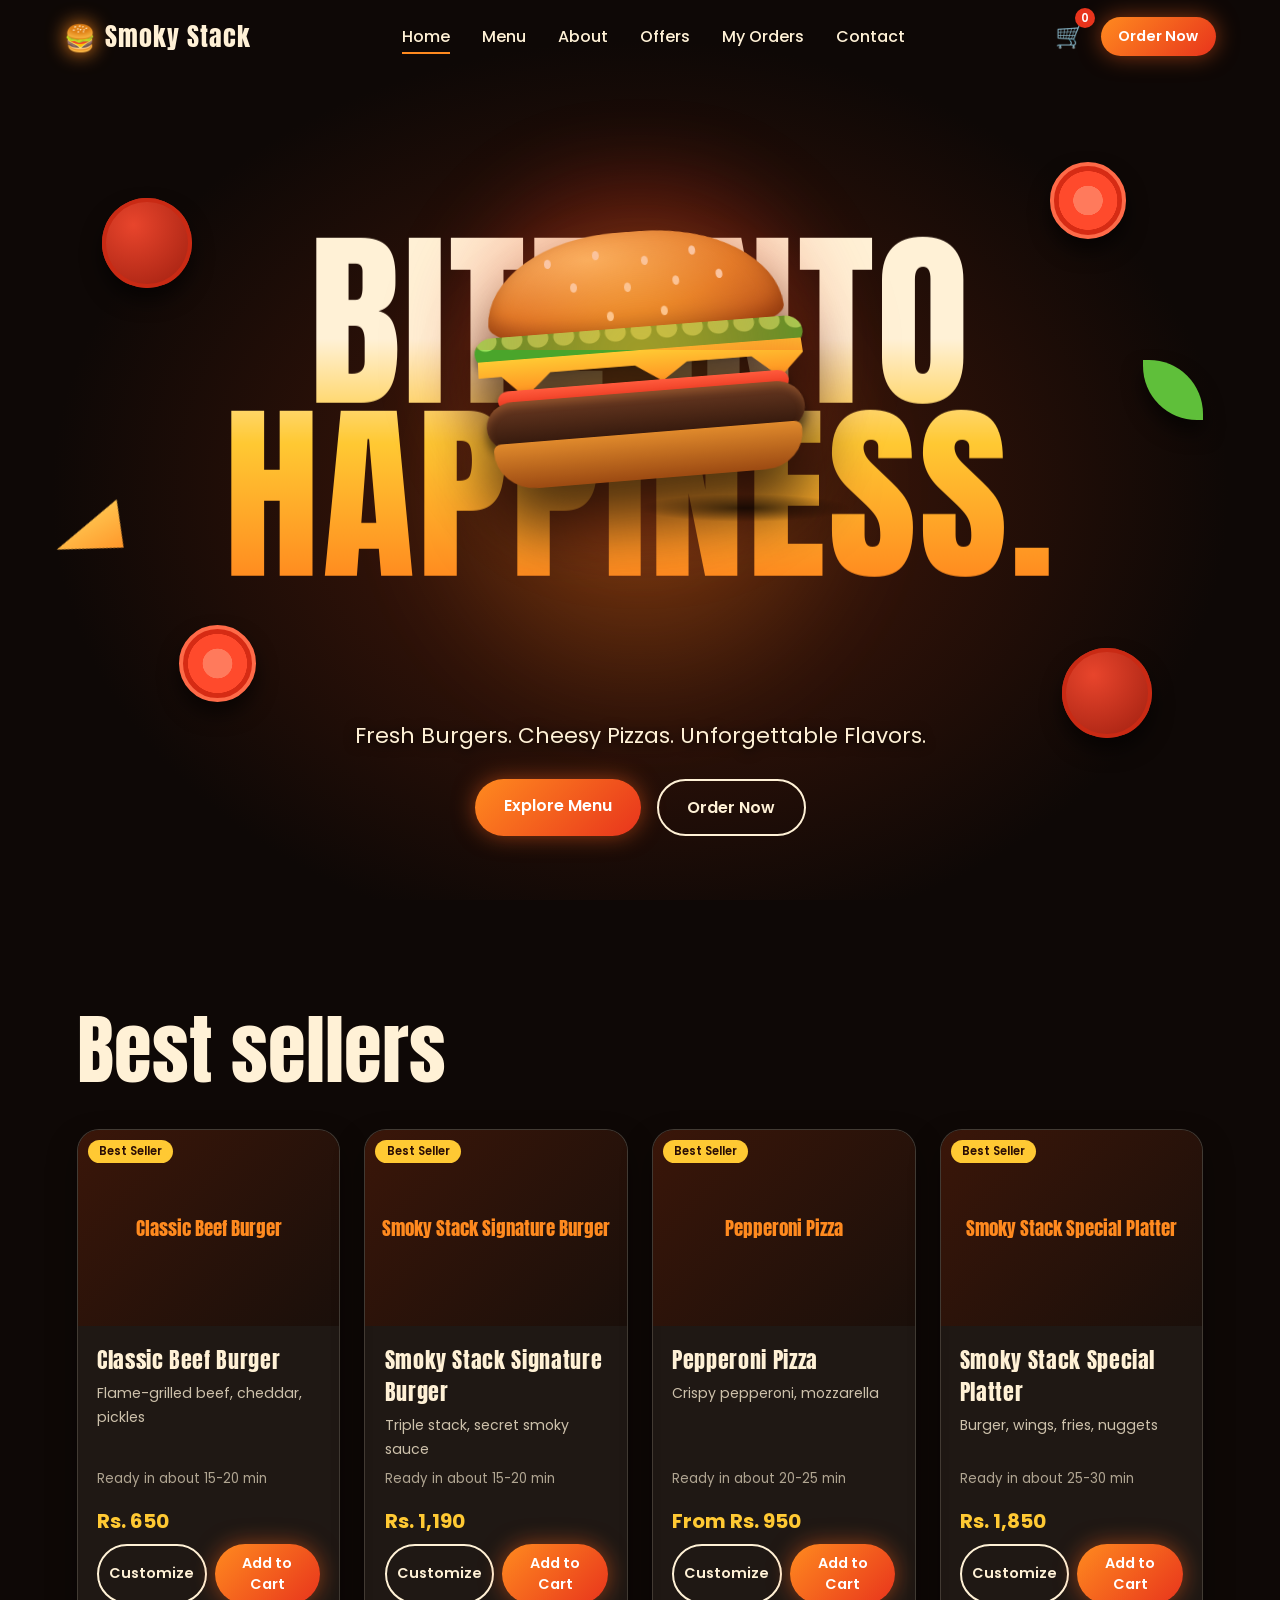
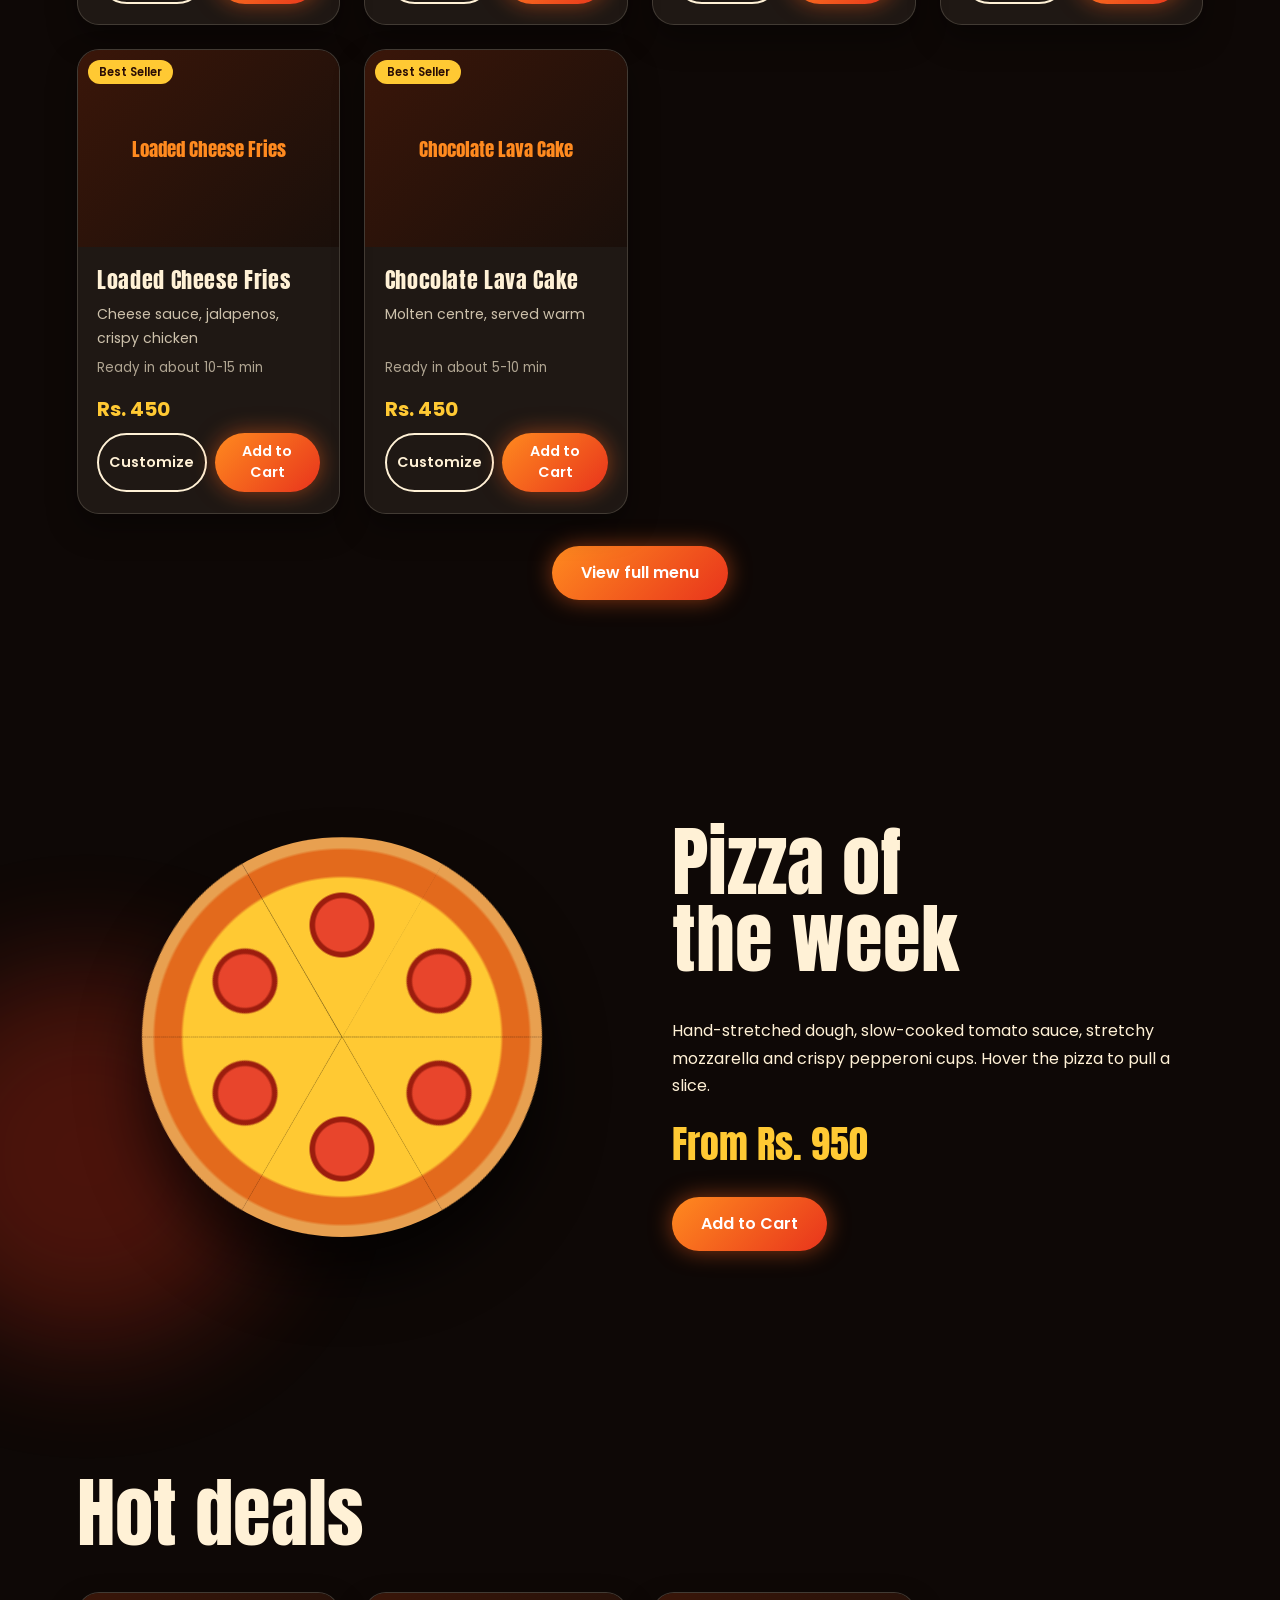
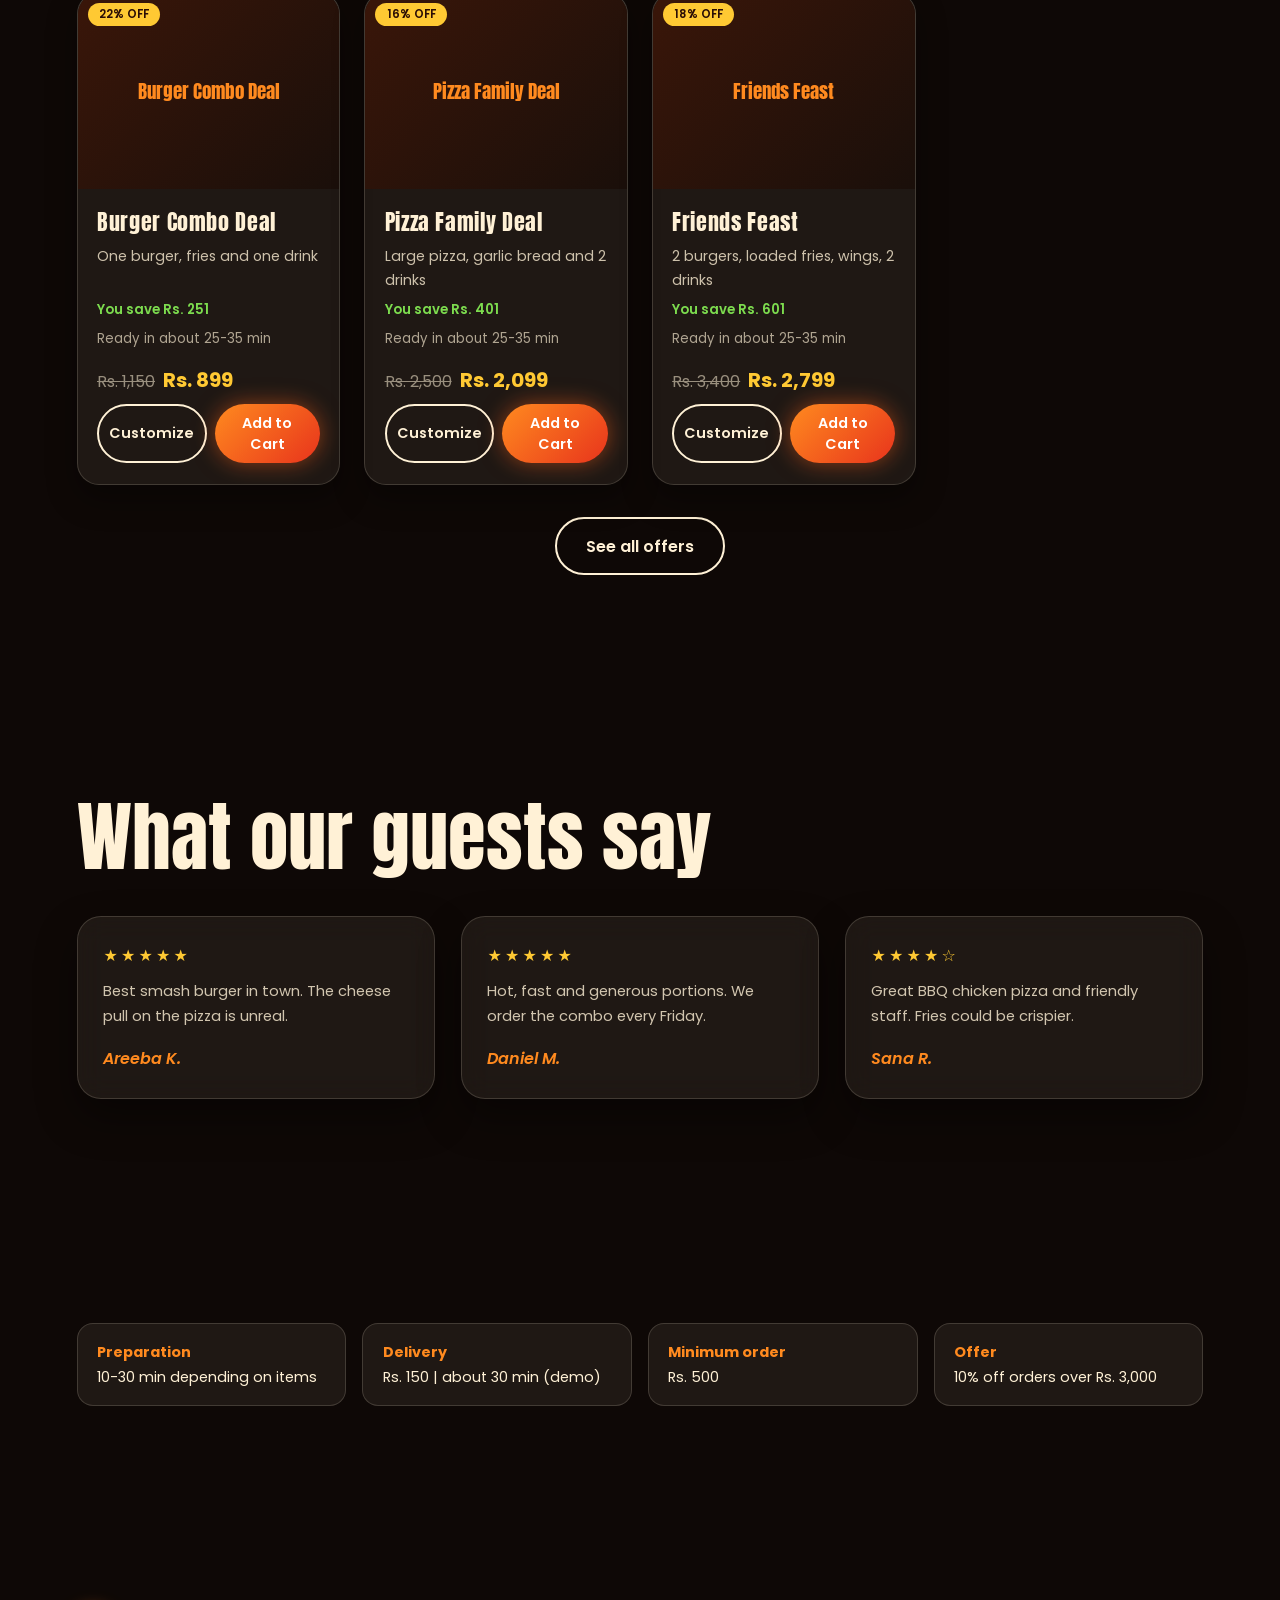
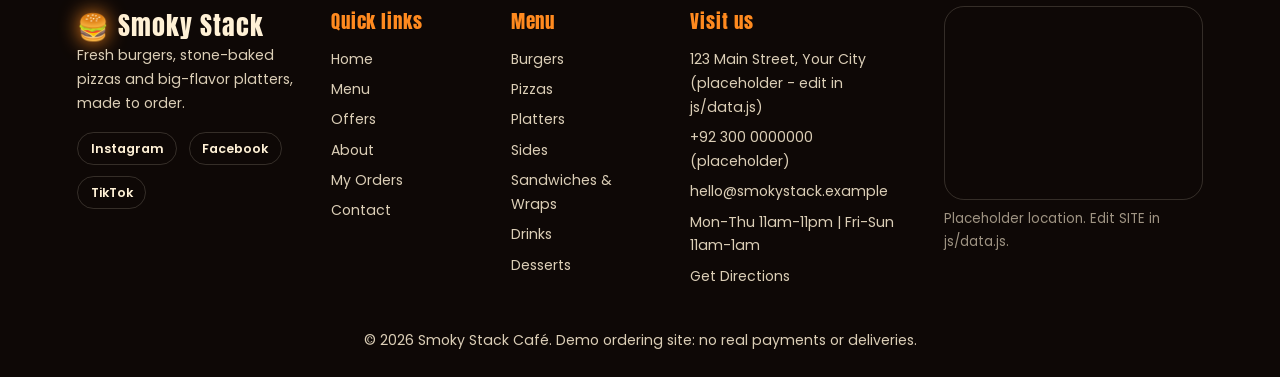
<file: index.html>
<!DOCTYPE html>
<html lang="en">

<head>
  <meta charset="UTF-8">
  <meta name="viewport" content="width=device-width, initial-scale=1">
  <title>Home | Smoky Stack</title>
  <meta name="description" content="Smoky Stack burgers, pizzas and platters.">
  <link rel="preconnect" href="https://fonts.googleapis.com">
  <link href="https://fonts.googleapis.com/css2?family=Anton&family=Poppins:wght@400;500;600&display=swap"
    rel="stylesheet">
  <link rel="stylesheet" href="style.css">
</head>

<body>
  <header class="nav" id="nav">
    <a href="index.html" class="logo"><span class="logo-icon">🍔</span> Smoky Stack</a>
    <nav class="links" id="links" aria-label="Main">
      <a href="index.html" class="active" aria-current="page">Home</a><a href="menu.html">Menu</a><a
        href="about.html">About</a><a href="offers.html">Offers</a><a href="my-orders.html">My Orders</a><a
        href="contact.html">Contact</a>
    </nav>
    <div class="nav-actions">
      <a class="cart" href="cart.html" aria-label="View cart">🛒<span id="count">0</span></a>
      <a href="menu.html" class="btn btn-glow sm">Order Now</a>
      <button class="burger-btn" id="toggle" type="button" aria-label="Open menu" aria-expanded="false"
        aria-controls="links"><span></span><span></span><span></span></button>
    </div>
  </header>
  <div class="navscrim" id="navscrim"></div>
  <main>
    <section class="hero" id="home">
      <div class="glow"></div>
      <h1 class="hero-title"><span>BITE INTO</span><span>HAPPINESS.</span></h1>

      <!-- 3D burger built entirely from CSS layers (swap for a real photo/PNG when ready) -->
      <div class="stage" data-depth="18">
        <div class="burger" aria-label="Stacked burger">
          <div class="l bun-top"></div>
          <div class="l lettuce"></div>
          <div class="l cheese"></div>
          <div class="l tomato"></div>
          <div class="l patty"></div>
          <div class="l bun-bottom"></div>
        </div>
      </div>

      <!-- Floating ingredients; data-depth controls parallax strength -->
      <span class="fl pep p1" data-depth="40"></span><span class="fl pep p2" data-depth="-30"></span>
      <span class="fl tom t1" data-depth="55"></span><span class="fl tom t2" data-depth="-45"></span>
      <span class="fl chz c1" data-depth="35"></span><span class="fl leaf l1" data-depth="-50"></span>

      <div class="hero-copy">
        <p>Fresh Burgers. Cheesy Pizzas. Unforgettable Flavors.</p>
        <div class="cta"><a href="menu.html" class="btn btn-glow">Explore Menu</a><a href="menu.html"
            class="btn btn-ghost">Order Now</a></div>
      </div>
    </section>
    <section class="section" id="best">
      <h2 class="title reveal">Best sellers</h2>
      <div class="mgrid" id="bestGrid"></div>
      <p class="more"><a class="btn btn-glow" href="menu.html">View full menu</a></p>
    </section>
    <section class="section two showcase" id="featured">
      <div class="deco d1" data-speed="0.12"></div>
      <!-- Pizza made of 6 separate slices. To use a photo instead, replace .pz with <img class="pz-img" src="pizza.png" alt="Pepperoni pizza"> -->
      <div class="pz-wrap reveal from-l">
        <div class="pz" aria-label="Pepperoni pizza">
          <div class="slice" style="--a:0deg">
            <div class="s"></div>
          </div>
          <div class="slice" style="--a:60deg">
            <div class="s"></div>
          </div>
          <div class="slice" style="--a:120deg">
            <div class="s"></div>
          </div>
          <div class="slice" style="--a:180deg">
            <div class="s"></div>
          </div>
          <div class="slice" style="--a:240deg">
            <div class="s"></div>
          </div>
          <div class="slice" style="--a:300deg">
            <div class="s"></div>
          </div>
        </div>
      </div>
      <div class="reveal from-r">
        <h2 class="title">Pizza of<br>the week</h2>
        <p>Hand-stretched dough, slow-cooked tomato sauce, stretchy mozzarella and crispy pepperoni cups. Hover the
          pizza to pull a slice.</p>
        <p class="price"><b>From Rs. 950</b></p>
        <button class="btn btn-glow" data-open="p2">Add to Cart</button>
      </div>
    </section>
    <section class="section" id="deals">
      <h2 class="title reveal">Hot deals</h2>
      <div class="mgrid" id="dealGrid"></div>
      <p class="more"><a class="btn btn-ghost" href="offers.html">See all offers</a></p>
    </section>
    <section class="section" id="reviews">
      <h2 class="title reveal">What our guests say</h2>
      <div class="grid three">
        <blockquote class="card glass reveal">
          <div class="stars">★★★★★</div>
          <p>Best smash burger in town. The cheese pull on the pizza is unreal.</p><cite>Areeba K.</cite>
        </blockquote>
        <blockquote class="card glass reveal">
          <div class="stars">★★★★★</div>
          <p>Hot, fast and generous portions. We order the combo every Friday.</p><cite>Daniel M.</cite>
        </blockquote>
        <blockquote class="card glass reveal">
          <div class="stars">★★★★☆</div>
          <p>Great BBQ chicken pizza and friendly staff. Fries could be crispier.</p><cite>Sana R.</cite>
        </blockquote>
      </div>
    </section>
    <section class="section">
      <div class="infostrip">
        <div><b>Preparation</b>10-30 min depending on items</div>
        <div><b>Delivery</b>Rs. 150 | about 30 min (demo)</div>
        <div><b>Minimum order</b>Rs. 500</div>
        <div><b>Offer</b>10% off orders over Rs. 3,000</div>
      </div>
    </section>
  </main>
  <footer class="footer">
    <div class="fgrid">
      <div><a href="index.html" class="logo"><span class="logo-icon">🍔</span> Smoky Stack</a>
        <p>Fresh burgers, stone-baked pizzas and big-flavor platters, made to order.</p>
        <div class="social" data-social></div>
      </div>
      <div>
        <h4>Quick links</h4>
        <ul>
          <li><a href="index.html">Home</a></li>
          <li><a href="menu.html">Menu</a></li>
          <li><a href="offers.html">Offers</a></li>
          <li><a href="about.html">About</a></li>
          <li><a href="my-orders.html">My Orders</a></li>
          <li><a href="contact.html">Contact</a></li>
        </ul>
      </div>
      <div>
        <h4>Menu</h4>
        <ul>
          <li><a href="menu.html?cat=burgers">Burgers</a></li>
          <li><a href="menu.html?cat=pizzas">Pizzas</a></li>
          <li><a href="menu.html?cat=platters">Platters</a></li>
          <li><a href="menu.html?cat=sides">Sides</a></li>
          <li><a href="menu.html?cat=wraps">Sandwiches &amp; Wraps</a></li>
          <li><a href="menu.html?cat=drinks">Drinks</a></li>
          <li><a href="menu.html?cat=desserts">Desserts</a></li>
        </ul>
      </div>
      <div>
        <h4>Visit us</h4>
        <ul>
          <li data-site="address"></li>
          <li data-site="phone"></li>
          <li data-site="email"></li>
          <li data-site="hours"></li>
          <li><a class="dirLink">Get Directions</a></li>
        </ul>
      </div>
      <div>
        <div class="mapbox"><iframe class="mapFrame" title="Map of the café area" loading="lazy"
            referrerpolicy="no-referrer-when-downgrade"></iframe></div><small>Placeholder location. Edit SITE in
          js/data.js.</small>
      </div>
    </div>
    <p class="copy">© 2026 Smoky Stack Café. Demo ordering site: no real payments or deliveries.</p>
  </footer>
  <button class="totop" id="totop" type="button" aria-label="Back to top">↑</button>


  <script src="script.js"></script>
</body>

</html>
</file>
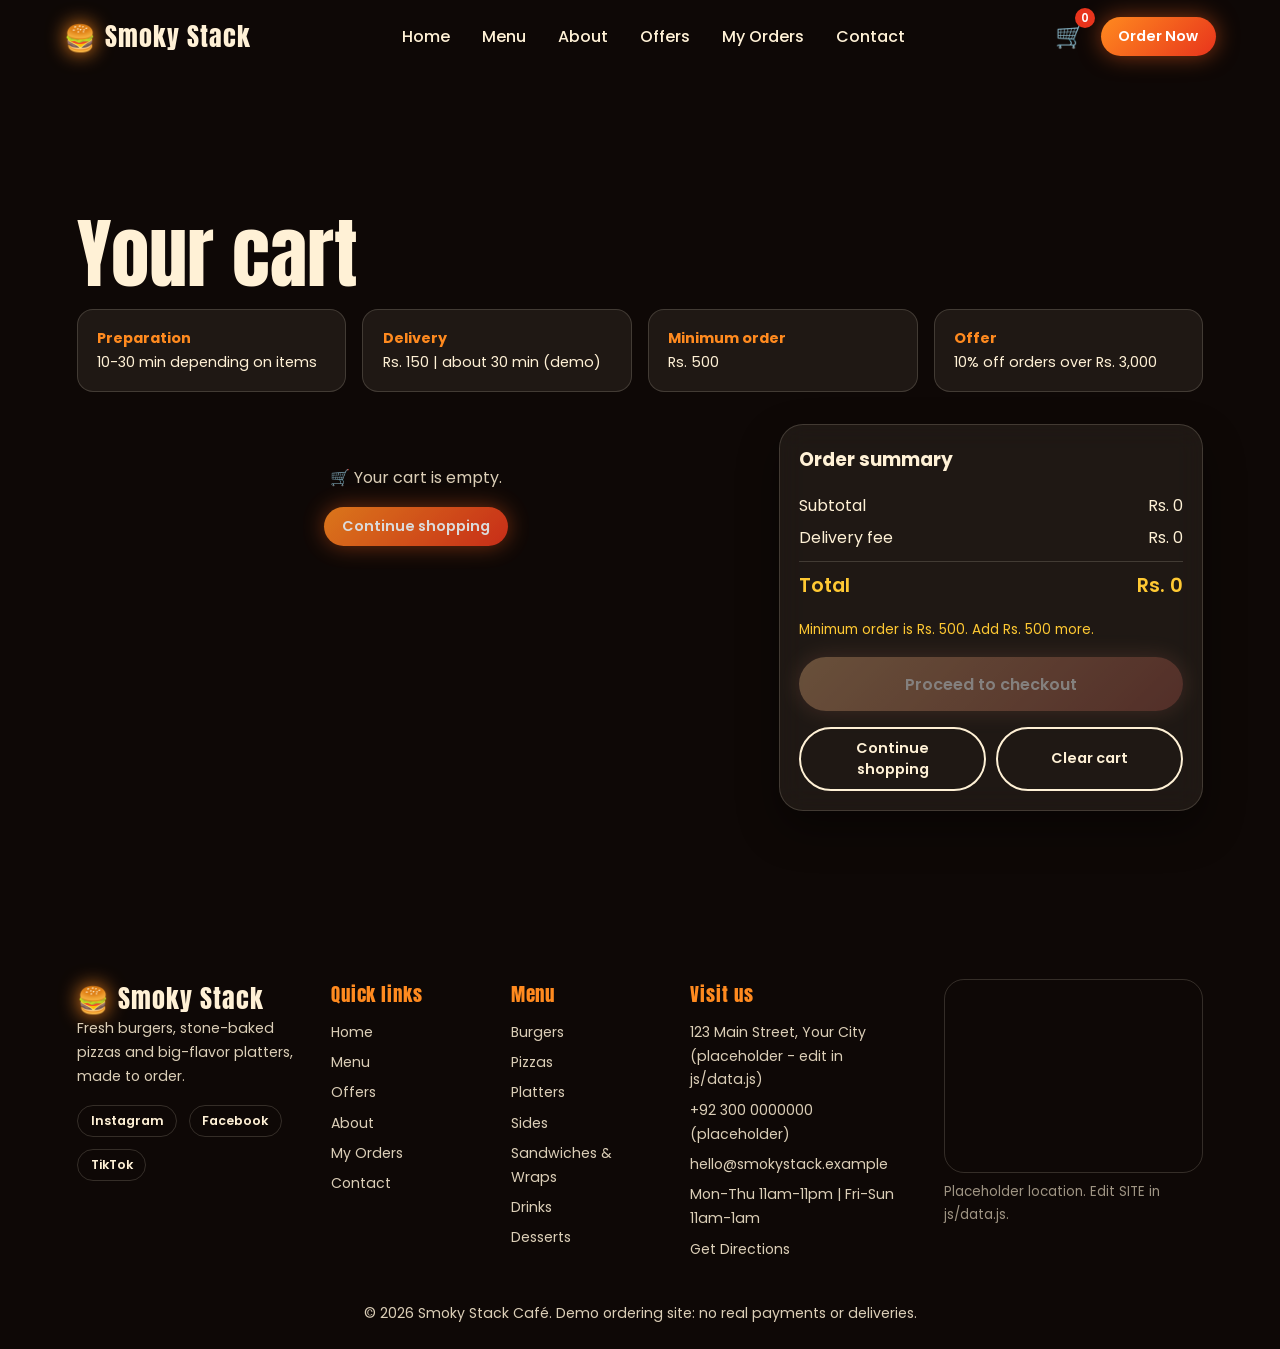
<file: cart.html>
<!DOCTYPE html>
<html lang="en">

<head>
  <meta charset="UTF-8">
  <meta name="viewport" content="width=device-width, initial-scale=1">
  <title>Cart | Smoky Stack</title>
  <meta name="description" content="Smoky Stack burgers, pizzas and platters.">
  <link rel="preconnect" href="https://fonts.googleapis.com">
  <link href="https://fonts.googleapis.com/css2?family=Anton&family=Poppins:wght@400;500;600&display=swap"
    rel="stylesheet">
  <link rel="stylesheet" href="style.css">
</head>

<body>
  <header class="nav" id="nav">
    <a href="index.html" class="logo"><span class="logo-icon">🍔</span> Smoky Stack</a>
    <nav class="links" id="links" aria-label="Main">
      <a href="index.html">Home</a><a href="menu.html">Menu</a><a href="about.html">About</a><a
        href="offers.html">Offers</a><a href="my-orders.html">My Orders</a><a href="contact.html">Contact</a>
    </nav>
    <div class="nav-actions">
      <a class="cart" href="cart.html" aria-label="View cart">🛒<span id="count">0</span></a>
      <a href="menu.html" class="btn btn-glow sm">Order Now</a>
      <button class="burger-btn" id="toggle" type="button" aria-label="Open menu" aria-expanded="false"
        aria-controls="links"><span></span><span></span><span></span></button>
    </div>
  </header>
  <div class="navscrim" id="navscrim"></div>
  <main class="page">
    <section class="section">
      <h1 class="title">Your cart</h1>
      <div class="infostrip">
        <div><b>Preparation</b>10-30 min depending on items</div>
        <div><b>Delivery</b>Rs. 150 | about 30 min (demo)</div>
        <div><b>Minimum order</b>Rs. 500</div>
        <div><b>Offer</b>10% off orders over Rs. 3,000</div>
      </div>
      <div class="cartgrid" id="cartPage">
        <ul class="clist" id="cartList"></ul>
        <div class="empty" id="cartEmpty" hidden>
          <p>🛒 Your cart is empty.</p><a class="btn btn-glow sm" href="menu.html">Continue shopping</a>
        </div>
        <aside class="glass sumbox" id="cartSide" hidden>
          <h3>Order summary</h3>
          <div class="sum" id="cartSum"></div>
          <p id="minMsg"></p>
          <a class="btn btn-glow" id="goCheckout" href="checkout.html">Proceed to checkout</a>
          <div class="two-btn"><a class="btn btn-ghost sm" href="menu.html">Continue shopping</a><button
              class="btn btn-ghost sm" id="clearCart" type="button">Clear cart</button></div>
        </aside>
      </div>
    </section>
  </main>
  <footer class="footer">
    <div class="fgrid">
      <div><a href="index.html" class="logo"><span class="logo-icon">🍔</span> Smoky Stack</a>
        <p>Fresh burgers, stone-baked pizzas and big-flavor platters, made to order.</p>
        <div class="social" data-social></div>
      </div>
      <div>
        <h4>Quick links</h4>
        <ul>
          <li><a href="index.html">Home</a></li>
          <li><a href="menu.html">Menu</a></li>
          <li><a href="offers.html">Offers</a></li>
          <li><a href="about.html">About</a></li>
          <li><a href="my-orders.html">My Orders</a></li>
          <li><a href="contact.html">Contact</a></li>
        </ul>
      </div>
      <div>
        <h4>Menu</h4>
        <ul>
          <li><a href="menu.html?cat=burgers">Burgers</a></li>
          <li><a href="menu.html?cat=pizzas">Pizzas</a></li>
          <li><a href="menu.html?cat=platters">Platters</a></li>
          <li><a href="menu.html?cat=sides">Sides</a></li>
          <li><a href="menu.html?cat=wraps">Sandwiches &amp; Wraps</a></li>
          <li><a href="menu.html?cat=drinks">Drinks</a></li>
          <li><a href="menu.html?cat=desserts">Desserts</a></li>
        </ul>
      </div>
      <div>
        <h4>Visit us</h4>
        <ul>
          <li data-site="address"></li>
          <li data-site="phone"></li>
          <li data-site="email"></li>
          <li data-site="hours"></li>
          <li><a class="dirLink">Get Directions</a></li>
        </ul>
      </div>
      <div>
        <div class="mapbox"><iframe class="mapFrame" title="Map of the café area" loading="lazy"
            referrerpolicy="no-referrer-when-downgrade"></iframe></div><small>Placeholder location. Edit SITE in
          js/data.js.</small>
      </div>
    </div>
    <p class="copy">© 2026 Smoky Stack Café. Demo ordering site: no real payments or deliveries.</p>
  </footer>
  <button class="totop" id="totop" type="button" aria-label="Back to top">↑</button>


  <script src="script.js"></script>
</body>

</html>
</file>
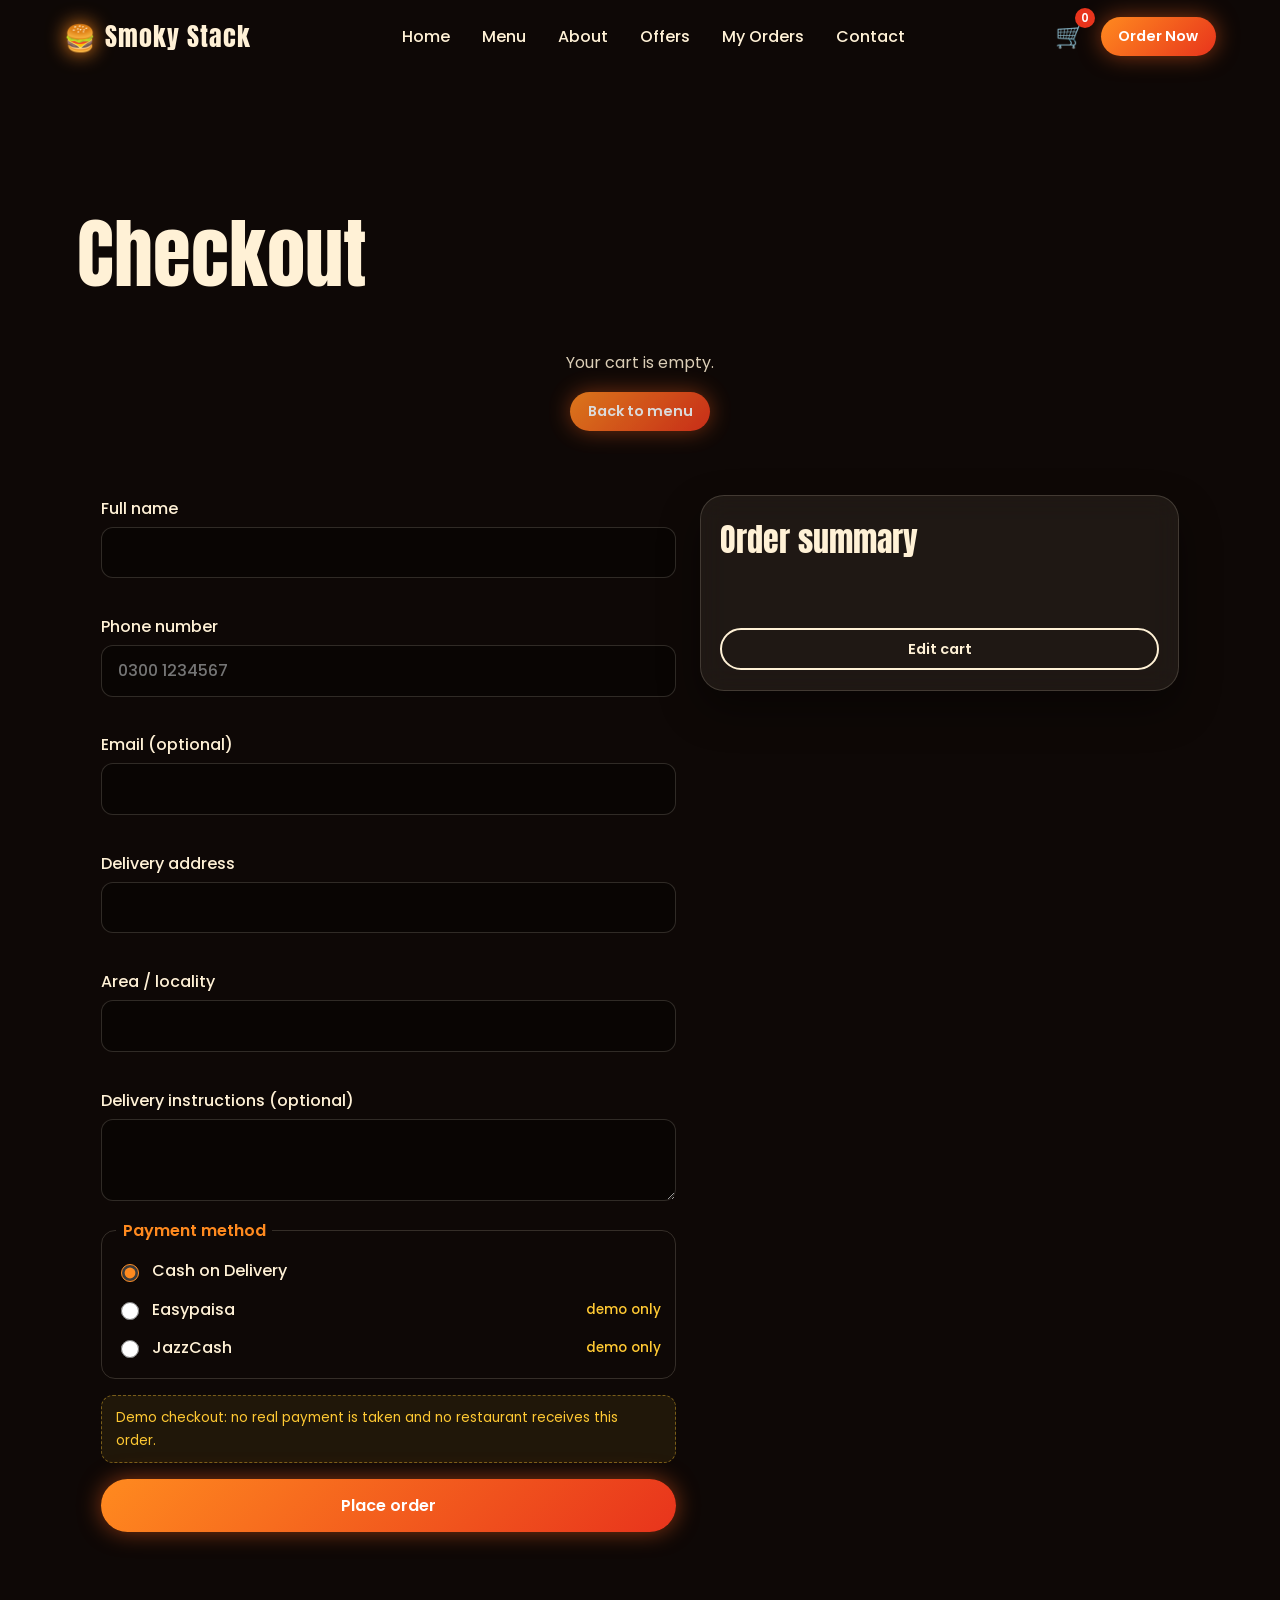
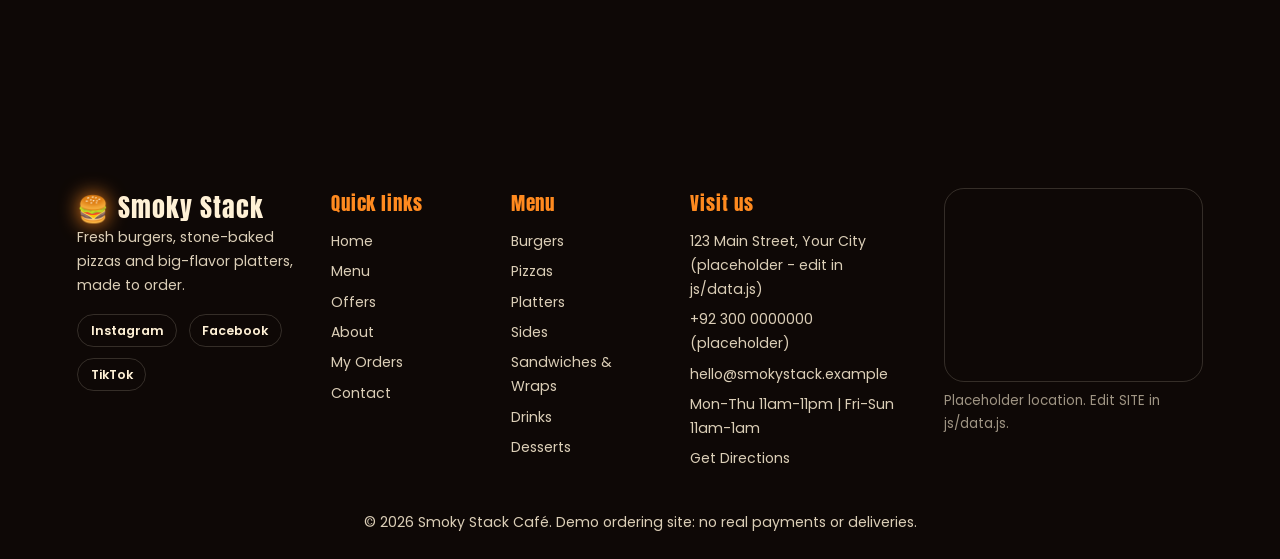
<file: checkout.html>
<!DOCTYPE html>
<html lang="en">

<head>
  <meta charset="UTF-8">
  <meta name="viewport" content="width=device-width, initial-scale=1">
  <title>Checkout | Smoky Stack</title>
  <meta name="description" content="Smoky Stack burgers, pizzas and platters.">
  <link rel="preconnect" href="https://fonts.googleapis.com">
  <link href="https://fonts.googleapis.com/css2?family=Anton&family=Poppins:wght@400;500;600&display=swap"
    rel="stylesheet">
  <link rel="stylesheet" href="style.css">
</head>

<body>
  <header class="nav" id="nav">
    <a href="index.html" class="logo"><span class="logo-icon">🍔</span> Smoky Stack</a>
    <nav class="links" id="links" aria-label="Main">
      <a href="index.html">Home</a><a href="menu.html">Menu</a><a href="about.html">About</a><a
        href="offers.html">Offers</a><a href="my-orders.html">My Orders</a><a href="contact.html">Contact</a>
    </nav>
    <div class="nav-actions">
      <a class="cart" href="cart.html" aria-label="View cart">🛒<span id="count">0</span></a>
      <a href="menu.html" class="btn btn-glow sm">Order Now</a>
      <button class="burger-btn" id="toggle" type="button" aria-label="Open menu" aria-expanded="false"
        aria-controls="links"><span></span><span></span><span></span></button>
    </div>
  </header>
  <div class="navscrim" id="navscrim"></div>
  <main class="page">
    <section class="section">
      <h1 class="title">Checkout</h1>
      <div id="coEmpty" class="empty" hidden>
        <p>Your cart is empty.</p><a class="btn btn-glow sm" href="menu.html">Back to menu</a>
      </div>
      <div id="coMain" class="cogrid">
        <form id="coForm" class="form" novalidate>
          <label>Full name<input name="name" autocomplete="name"><small class="err" id="err-name"></small></label>
          <label>Phone number<input name="phone" type="tel" autocomplete="tel" placeholder="0300 1234567"><small
              class="err" id="err-phone"></small></label>
          <label>Email (optional)<input name="email" type="email" autocomplete="email"><small class="err"
              id="err-email"></small></label>
          <label>Delivery address<input name="address" autocomplete="street-address"><small class="err"
              id="err-address"></small></label>
          <label>Area / locality<input name="area"><small class="err" id="err-area"></small></label>
          <label>Delivery instructions (optional)<textarea name="instr" rows="2" maxlength="200"></textarea></label>
          <fieldset>
            <legend>Payment method</legend>
            <label class="opt"><input type="radio" name="pay" value="Cash on Delivery" checked><span>Cash on
                Delivery</span></label>
            <label class="opt"><input type="radio" name="pay" value="Easypaisa (demo)"><span>Easypaisa</span><em>demo
                only</em></label>
            <label class="opt"><input type="radio" name="pay" value="JazzCash (demo)"><span>JazzCash</span><em>demo
                only</em></label>
          </fieldset>
          <p class="demo">Demo checkout: no real payment is taken and no restaurant receives this order.</p><button
            class="btn btn-glow" type="submit">Place order</button>
        </form>
        <div class="glass sumbox">
          <h3>Order summary</h3>
          <div id="coItems"></div>
          <div class="sum" id="coSum"></div><a class="btn btn-ghost sm" href="cart.html">Edit cart</a>
        </div>
      </div>
      <div id="coDone" hidden></div>
    </section>
  </main>
  <footer class="footer">
    <div class="fgrid">
      <div><a href="index.html" class="logo"><span class="logo-icon">🍔</span> Smoky Stack</a>
        <p>Fresh burgers, stone-baked pizzas and big-flavor platters, made to order.</p>
        <div class="social" data-social></div>
      </div>
      <div>
        <h4>Quick links</h4>
        <ul>
          <li><a href="index.html">Home</a></li>
          <li><a href="menu.html">Menu</a></li>
          <li><a href="offers.html">Offers</a></li>
          <li><a href="about.html">About</a></li>
          <li><a href="my-orders.html">My Orders</a></li>
          <li><a href="contact.html">Contact</a></li>
        </ul>
      </div>
      <div>
        <h4>Menu</h4>
        <ul>
          <li><a href="menu.html?cat=burgers">Burgers</a></li>
          <li><a href="menu.html?cat=pizzas">Pizzas</a></li>
          <li><a href="menu.html?cat=platters">Platters</a></li>
          <li><a href="menu.html?cat=sides">Sides</a></li>
          <li><a href="menu.html?cat=wraps">Sandwiches &amp; Wraps</a></li>
          <li><a href="menu.html?cat=drinks">Drinks</a></li>
          <li><a href="menu.html?cat=desserts">Desserts</a></li>
        </ul>
      </div>
      <div>
        <h4>Visit us</h4>
        <ul>
          <li data-site="address"></li>
          <li data-site="phone"></li>
          <li data-site="email"></li>
          <li data-site="hours"></li>
          <li><a class="dirLink">Get Directions</a></li>
        </ul>
      </div>
      <div>
        <div class="mapbox"><iframe class="mapFrame" title="Map of the café area" loading="lazy"
            referrerpolicy="no-referrer-when-downgrade"></iframe></div><small>Placeholder location. Edit SITE in
          js/data.js.</small>
      </div>
    </div>
    <p class="copy">© 2026 Smoky Stack Café. Demo ordering site: no real payments or deliveries.</p>
  </footer>
  <button class="totop" id="totop" type="button" aria-label="Back to top">↑</button>


  <script src="script.js"></script>
</body>

</html>
</file>
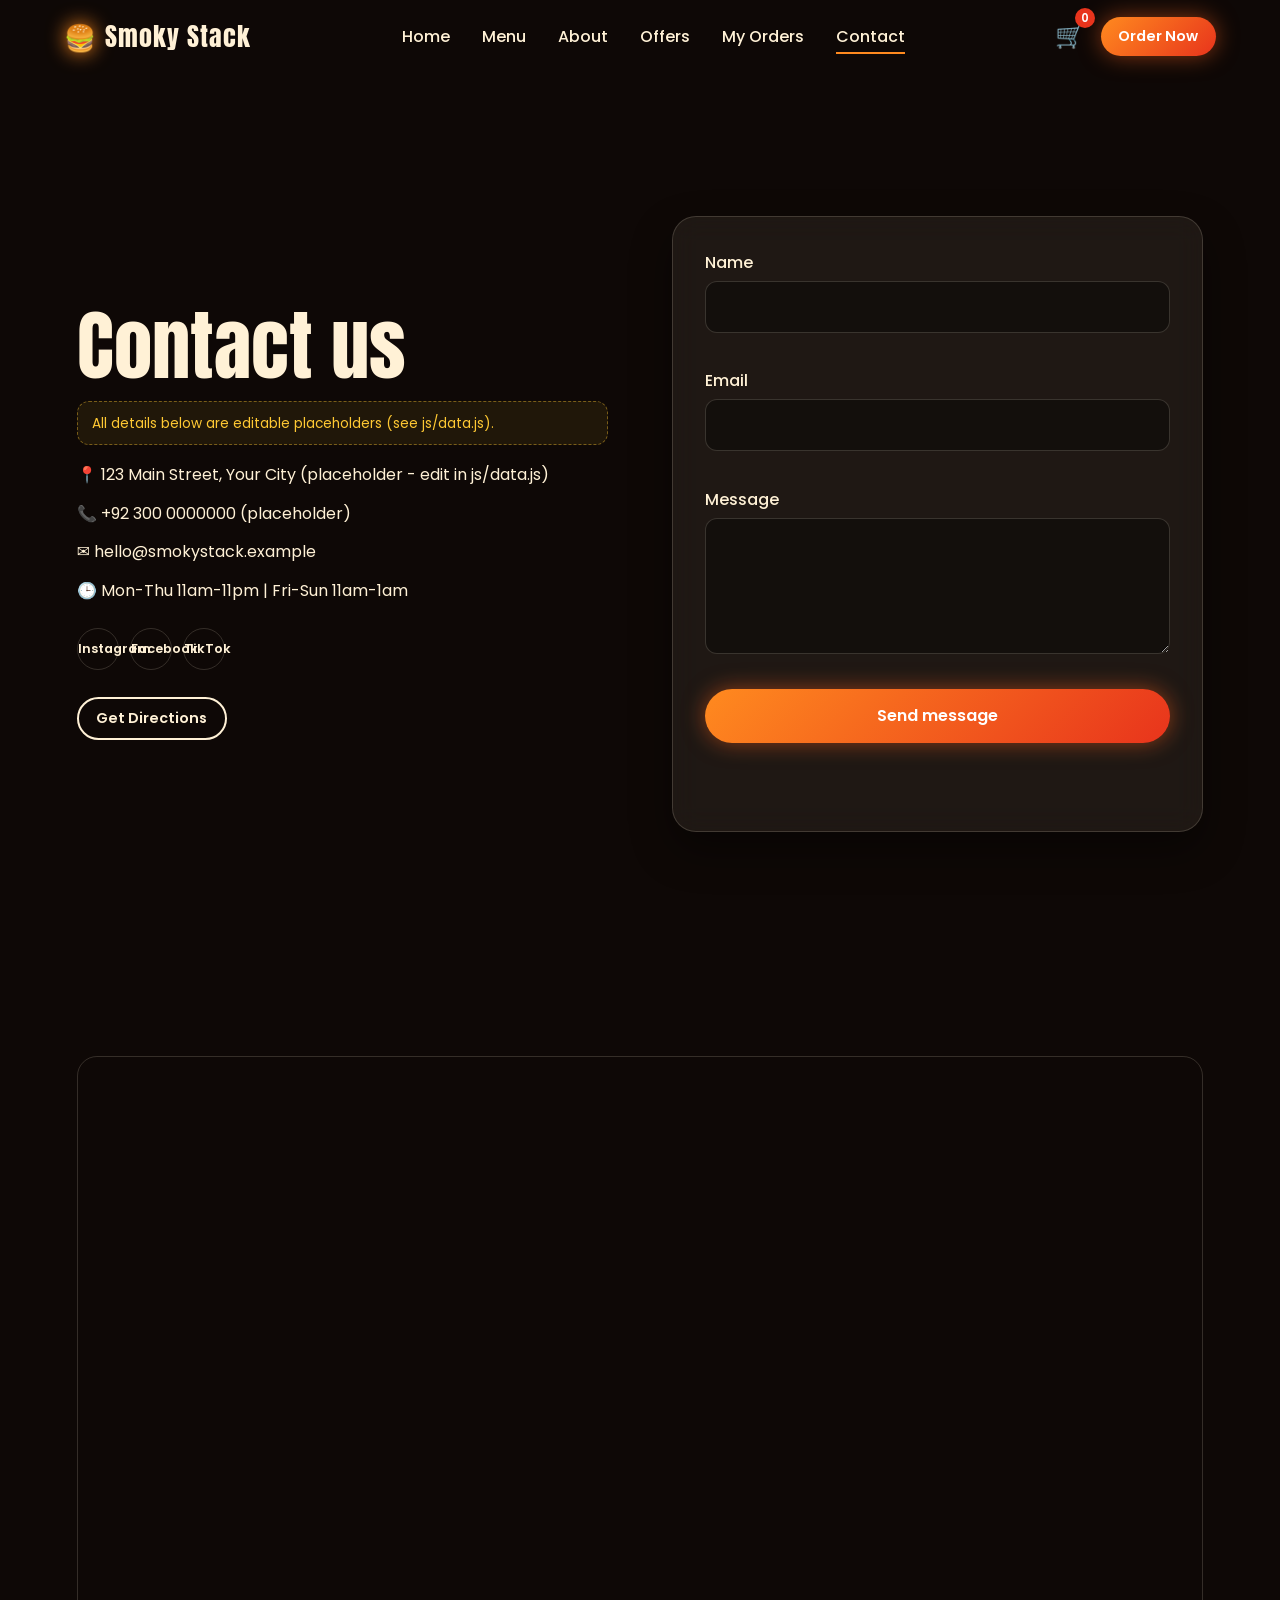
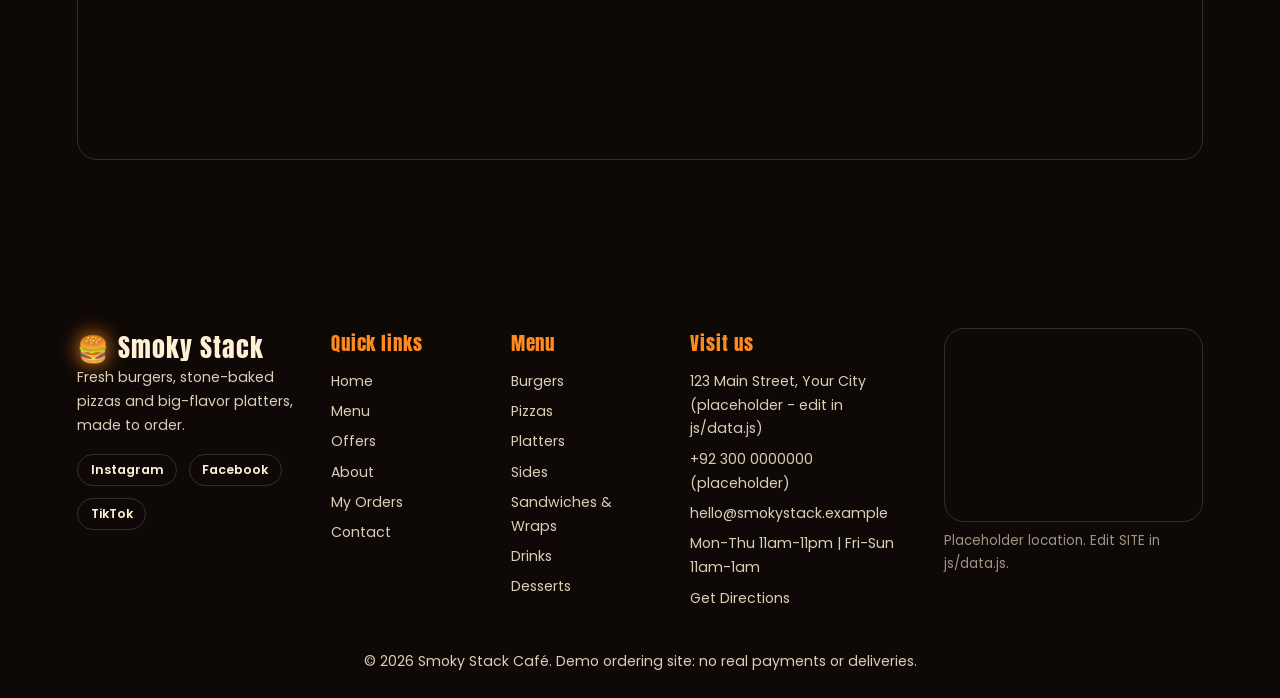
<file: contact.html>
<!DOCTYPE html>
<html lang="en">

<head>
  <meta charset="UTF-8">
  <meta name="viewport" content="width=device-width, initial-scale=1">
  <title>Contact | Smoky Stack</title>
  <meta name="description" content="Smoky Stack burgers, pizzas and platters.">
  <link rel="preconnect" href="https://fonts.googleapis.com">
  <link href="https://fonts.googleapis.com/css2?family=Anton&family=Poppins:wght@400;500;600&display=swap"
    rel="stylesheet">
  <link rel="stylesheet" href="style.css">
</head>

<body>
  <header class="nav" id="nav">
    <a href="index.html" class="logo"><span class="logo-icon">🍔</span> Smoky Stack</a>
    <nav class="links" id="links" aria-label="Main">
      <a href="index.html">Home</a><a href="menu.html">Menu</a><a href="about.html">About</a><a
        href="offers.html">Offers</a><a href="my-orders.html">My Orders</a><a href="contact.html" class="active"
        aria-current="page">Contact</a>
    </nav>
    <div class="nav-actions">
      <a class="cart" href="cart.html" aria-label="View cart">🛒<span id="count">0</span></a>
      <a href="menu.html" class="btn btn-glow sm">Order Now</a>
      <button class="burger-btn" id="toggle" type="button" aria-label="Open menu" aria-expanded="false"
        aria-controls="links"><span></span><span></span><span></span></button>
    </div>
  </header>
  <div class="navscrim" id="navscrim"></div>
  <main class="page">
    <section class="section two">
      <div>
        <h1 class="title">Contact us</h1>
        <p class="demo">All details below are editable placeholders (see js/data.js).</p>
        <ul class="info">
          <li>📍 <span data-site="address"></span></li>
          <li>📞 <span data-site="phone"></span></li>
          <li>✉️ <span data-site="email"></span></li>
          <li>🕒 <span data-site="hours"></span></li>
        </ul>
        <div class="social" data-social></div><br><a class="btn btn-ghost sm dirLink">Get Directions</a>
      </div>
      <form class="glass form" id="contactForm" novalidate>
        <label>Name<input name="name" autocomplete="name"><small class="err" id="cerr-name"></small></label>
        <label>Email<input name="email" type="email" autocomplete="email"><small class="err"
            id="cerr-email"></small></label>
        <label>Message<textarea name="message" rows="4"></textarea><small class="err" id="cerr-message"></small></label>
        <button class="btn btn-glow" type="submit">Send message</button>
        <p class="ok" id="cOk" role="status"></p>
      </form>
    </section>
    <section class="section">
      <div class="mapbox"><iframe class="mapFrame" title="Map of the café area" loading="lazy"></iframe></div>
    </section>
  </main>
  <footer class="footer">
    <div class="fgrid">
      <div><a href="index.html" class="logo"><span class="logo-icon">🍔</span> Smoky Stack</a>
        <p>Fresh burgers, stone-baked pizzas and big-flavor platters, made to order.</p>
        <div class="social" data-social></div>
      </div>
      <div>
        <h4>Quick links</h4>
        <ul>
          <li><a href="index.html">Home</a></li>
          <li><a href="menu.html">Menu</a></li>
          <li><a href="offers.html">Offers</a></li>
          <li><a href="about.html">About</a></li>
          <li><a href="my-orders.html">My Orders</a></li>
          <li><a href="contact.html">Contact</a></li>
        </ul>
      </div>
      <div>
        <h4>Menu</h4>
        <ul>
          <li><a href="menu.html?cat=burgers">Burgers</a></li>
          <li><a href="menu.html?cat=pizzas">Pizzas</a></li>
          <li><a href="menu.html?cat=platters">Platters</a></li>
          <li><a href="menu.html?cat=sides">Sides</a></li>
          <li><a href="menu.html?cat=wraps">Sandwiches &amp; Wraps</a></li>
          <li><a href="menu.html?cat=drinks">Drinks</a></li>
          <li><a href="menu.html?cat=desserts">Desserts</a></li>
        </ul>
      </div>
      <div>
        <h4>Visit us</h4>
        <ul>
          <li data-site="address"></li>
          <li data-site="phone"></li>
          <li data-site="email"></li>
          <li data-site="hours"></li>
          <li><a class="dirLink">Get Directions</a></li>
        </ul>
      </div>
      <div>
        <div class="mapbox"><iframe class="mapFrame" title="Map of the café area" loading="lazy"
            referrerpolicy="no-referrer-when-downgrade"></iframe></div><small>Placeholder location. Edit SITE in
          js/data.js.</small>
      </div>
    </div>
    <p class="copy">© 2026 Smoky Stack Café. Demo ordering site: no real payments or deliveries.</p>
  </footer>
  <button class="totop" id="totop" type="button" aria-label="Back to top">↑</button>


  <script src="script.js"></script>
</body>

</html>
</file>
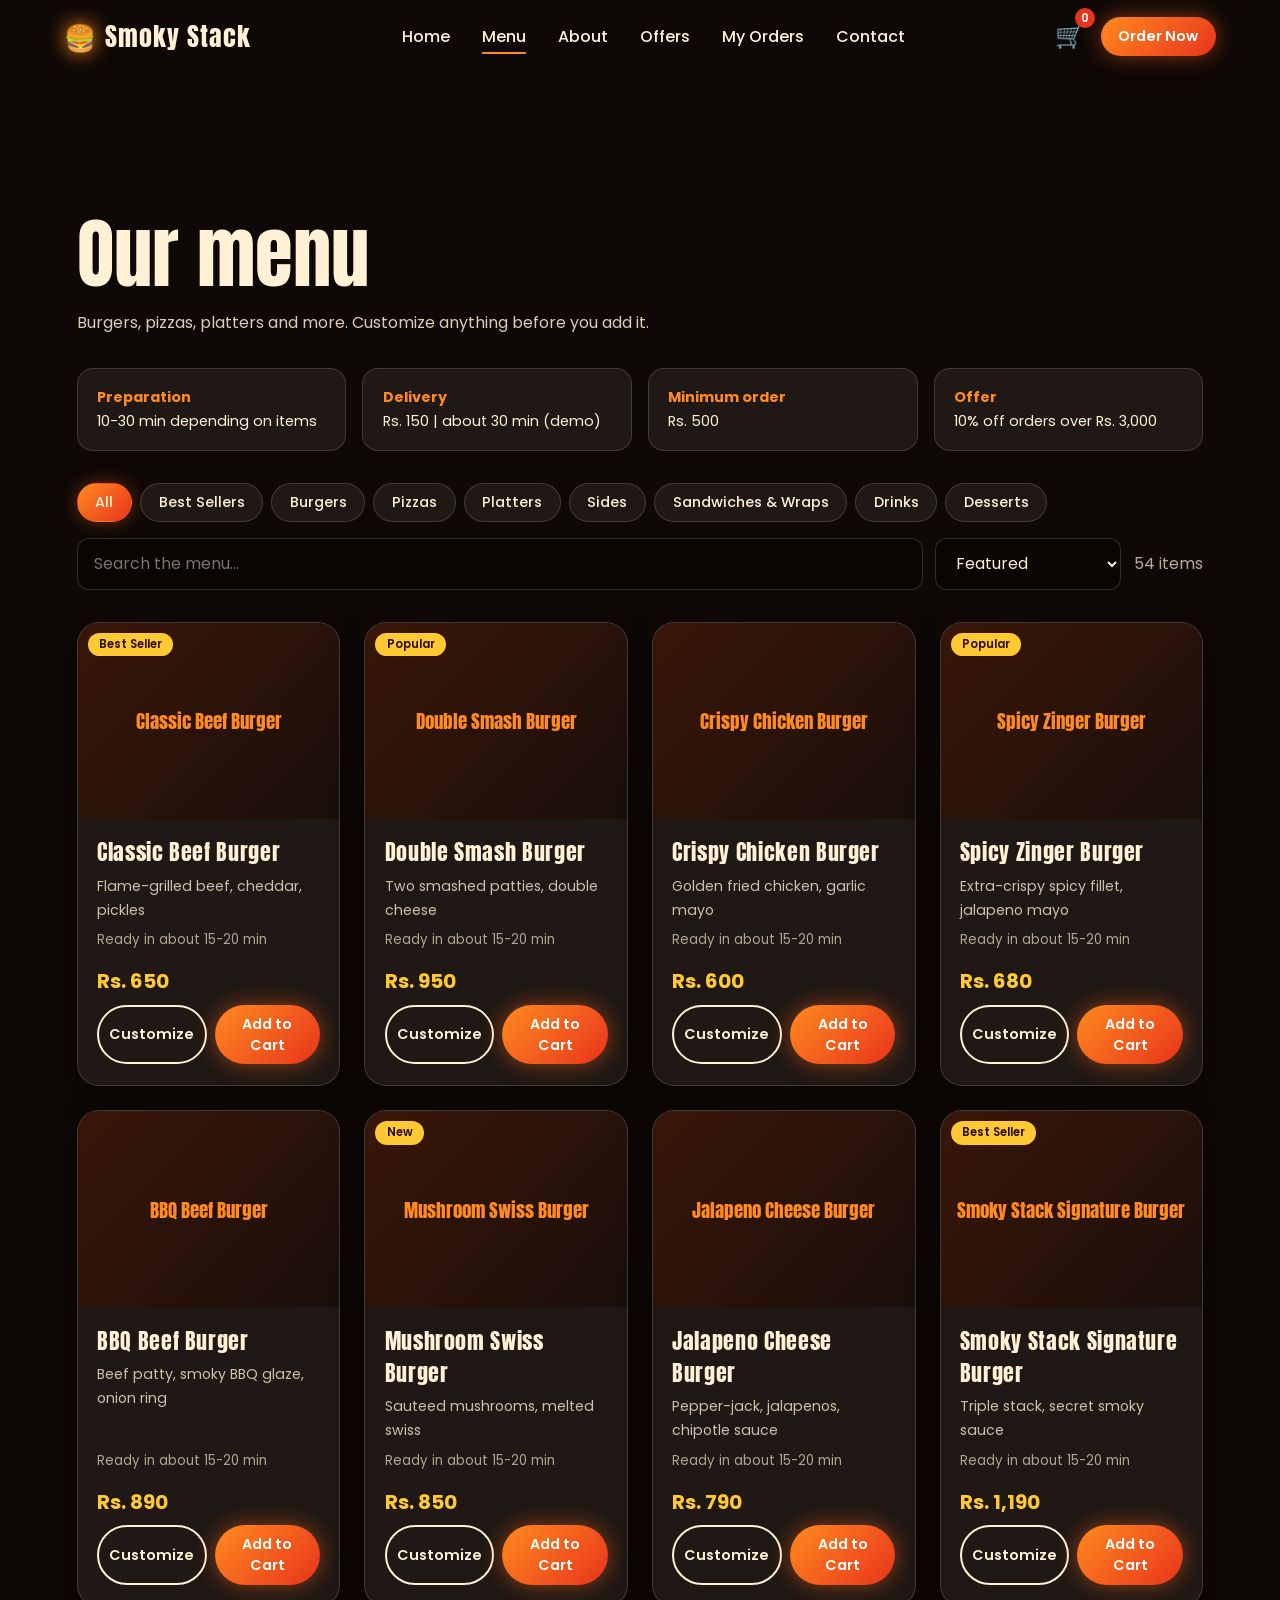
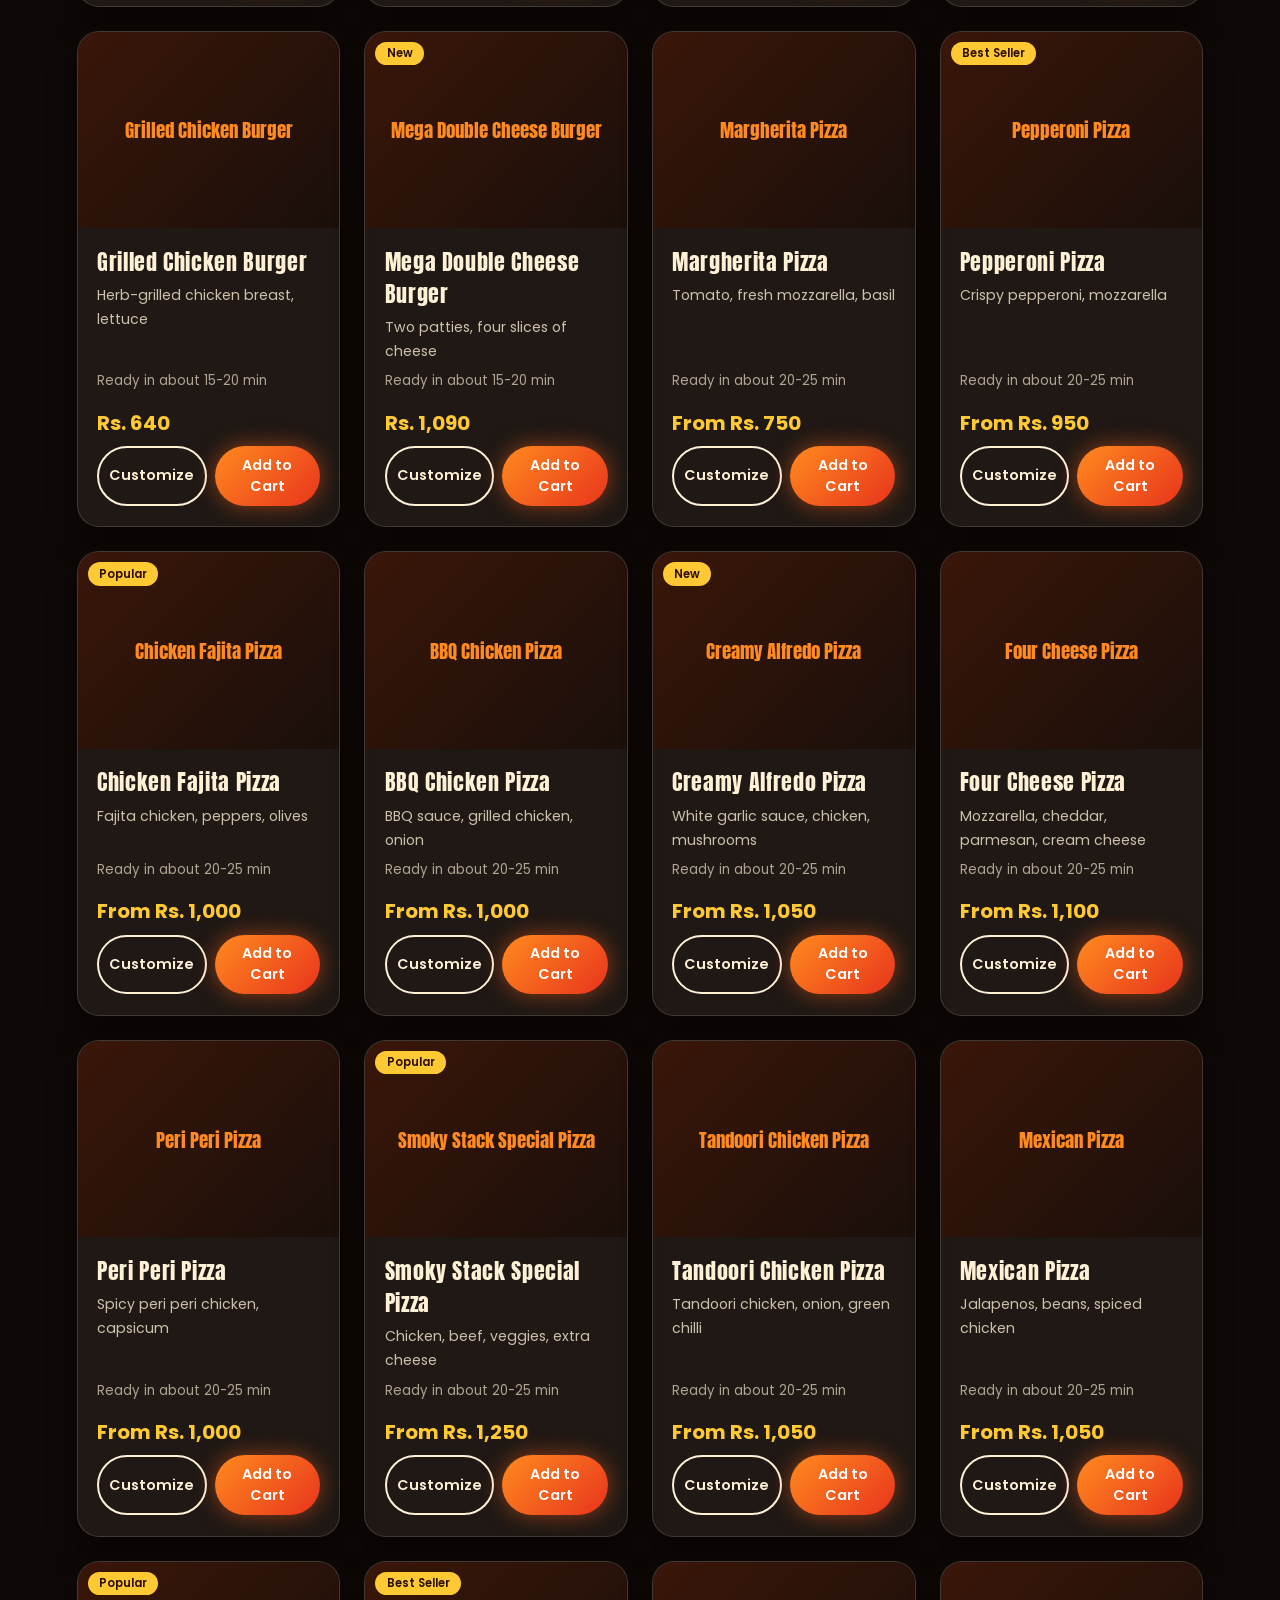
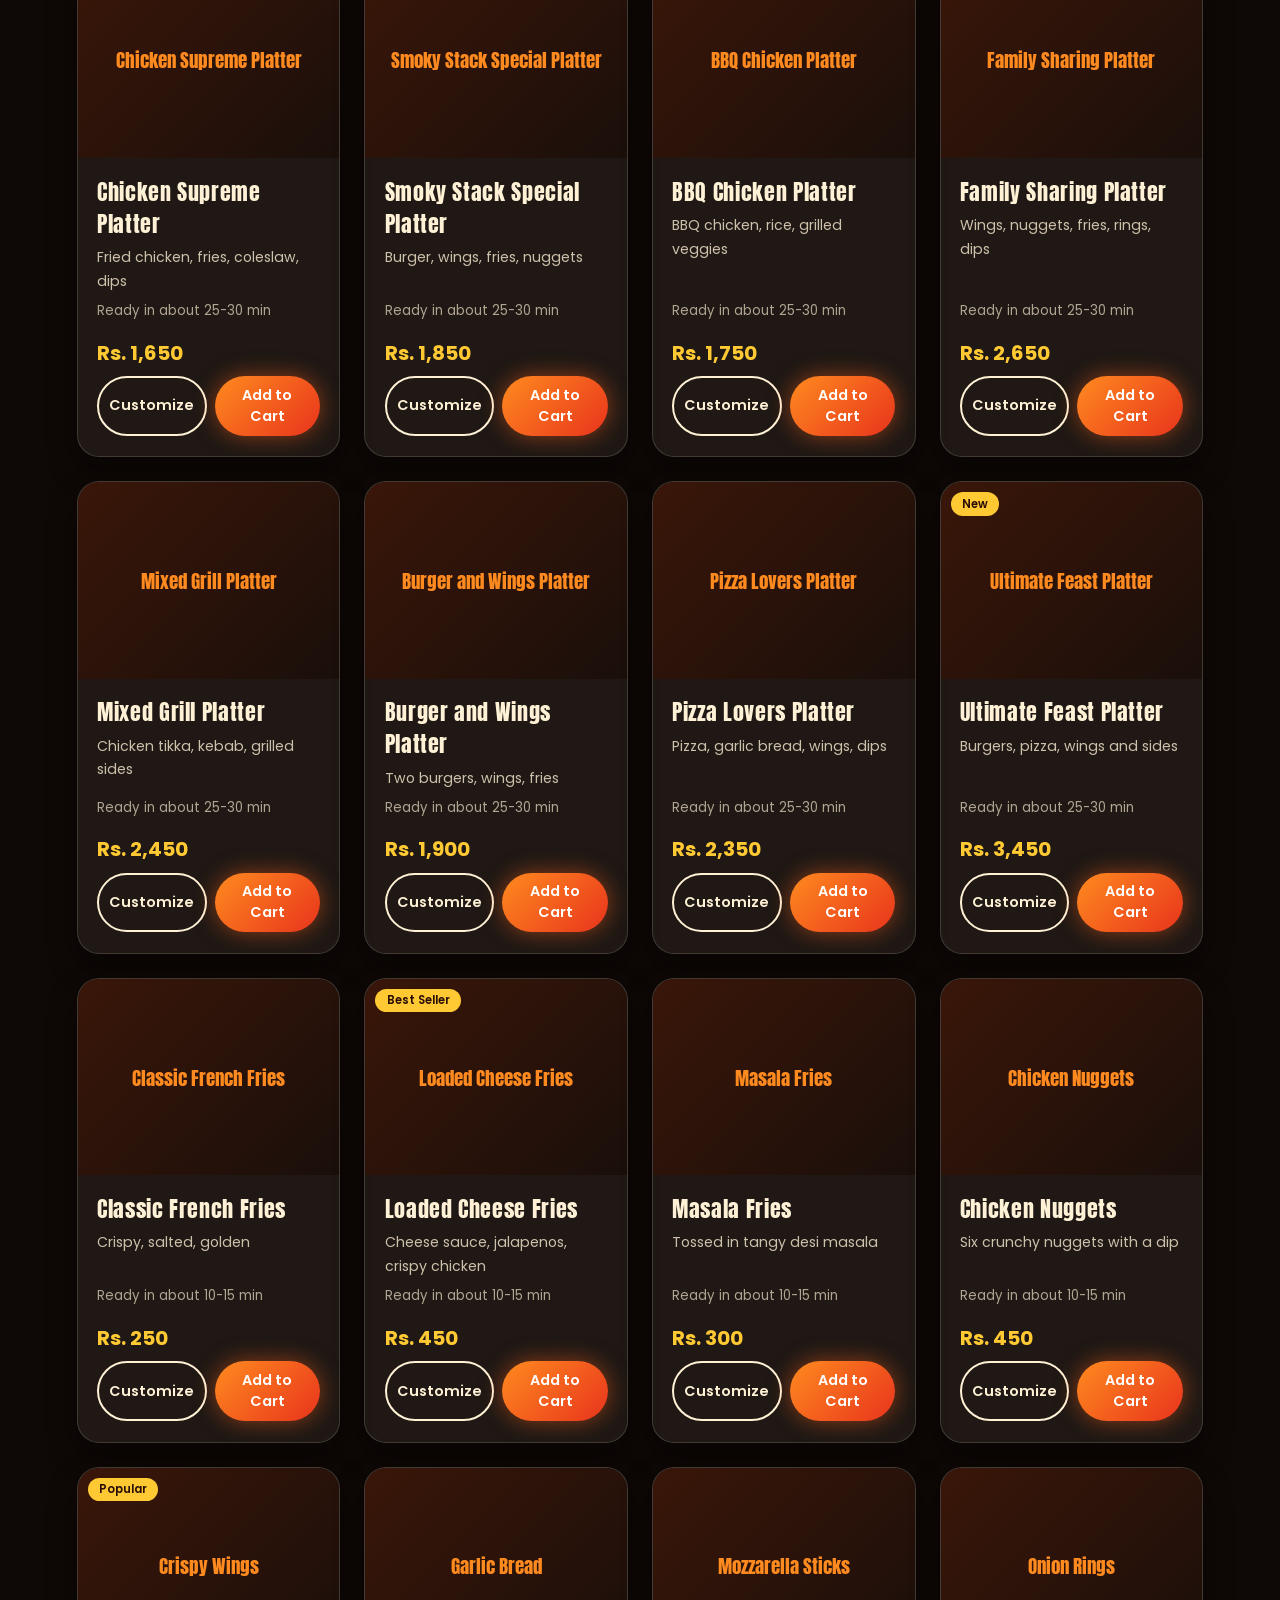
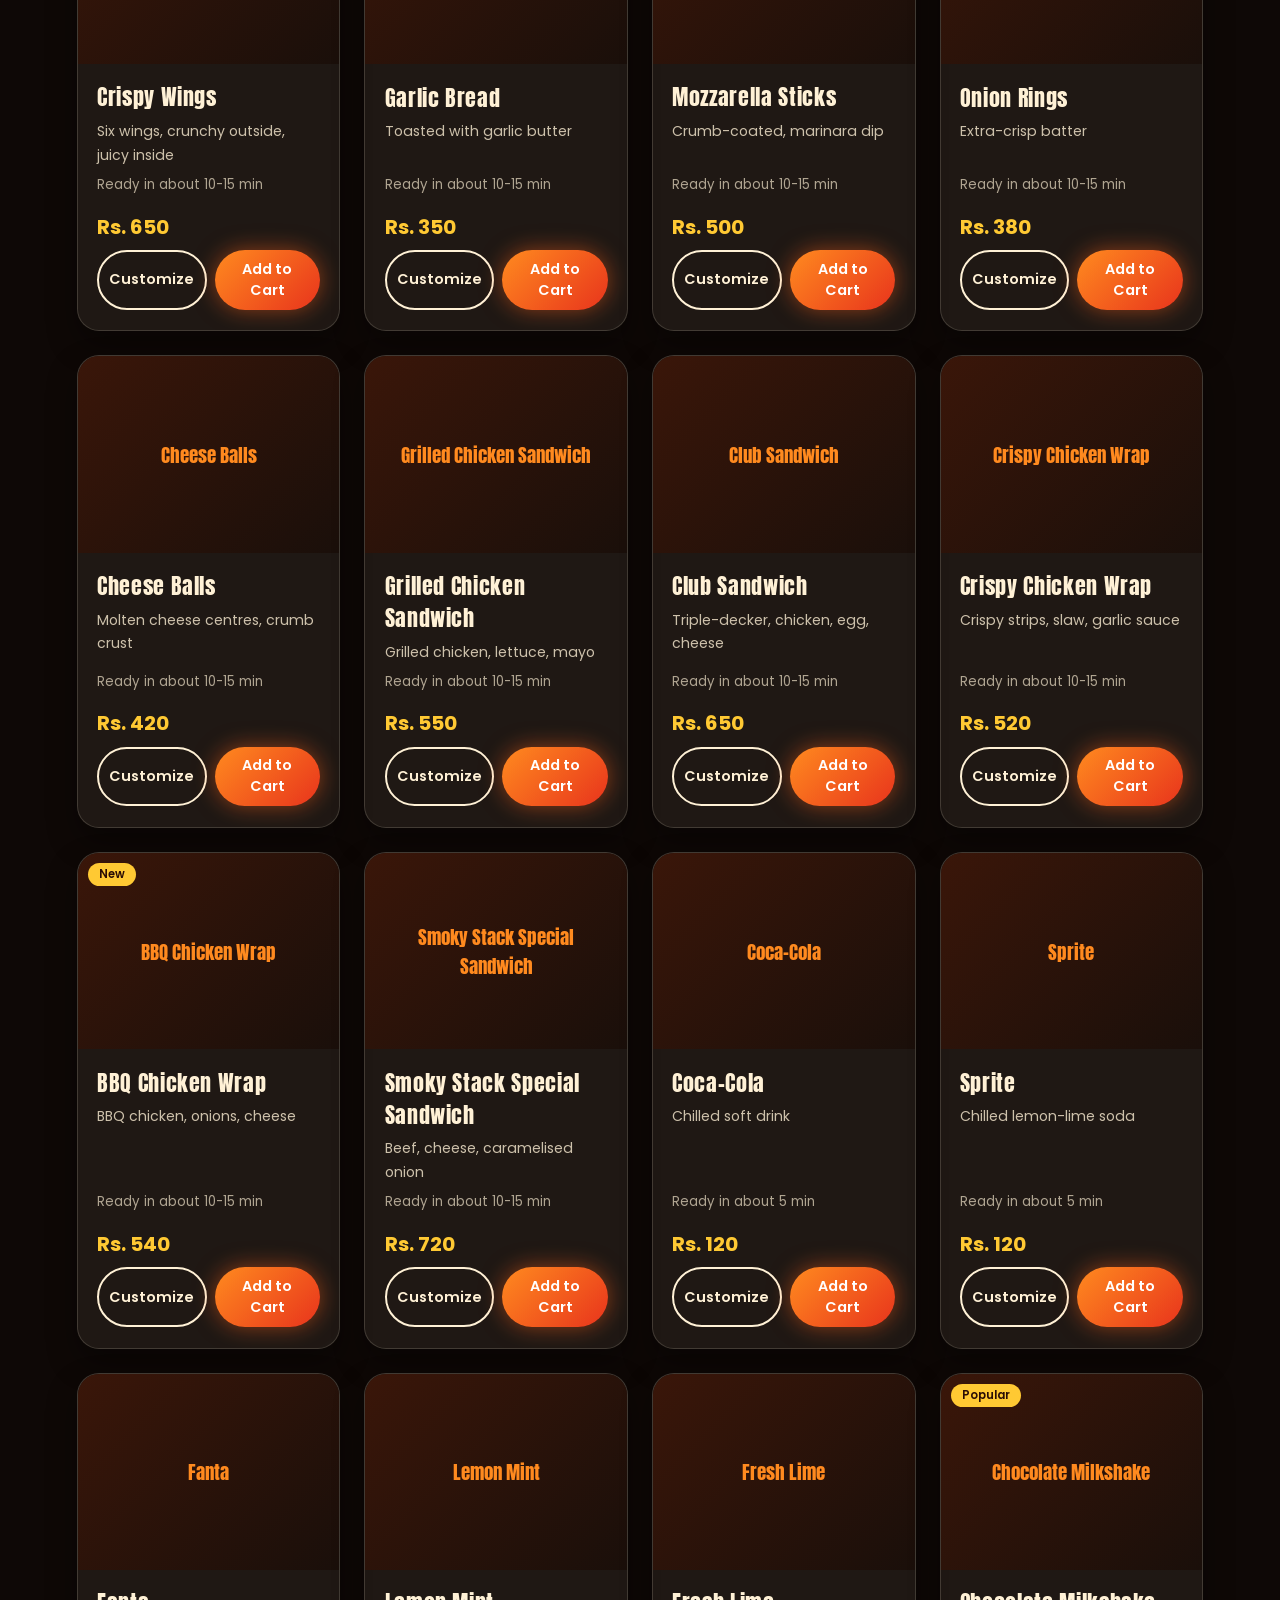
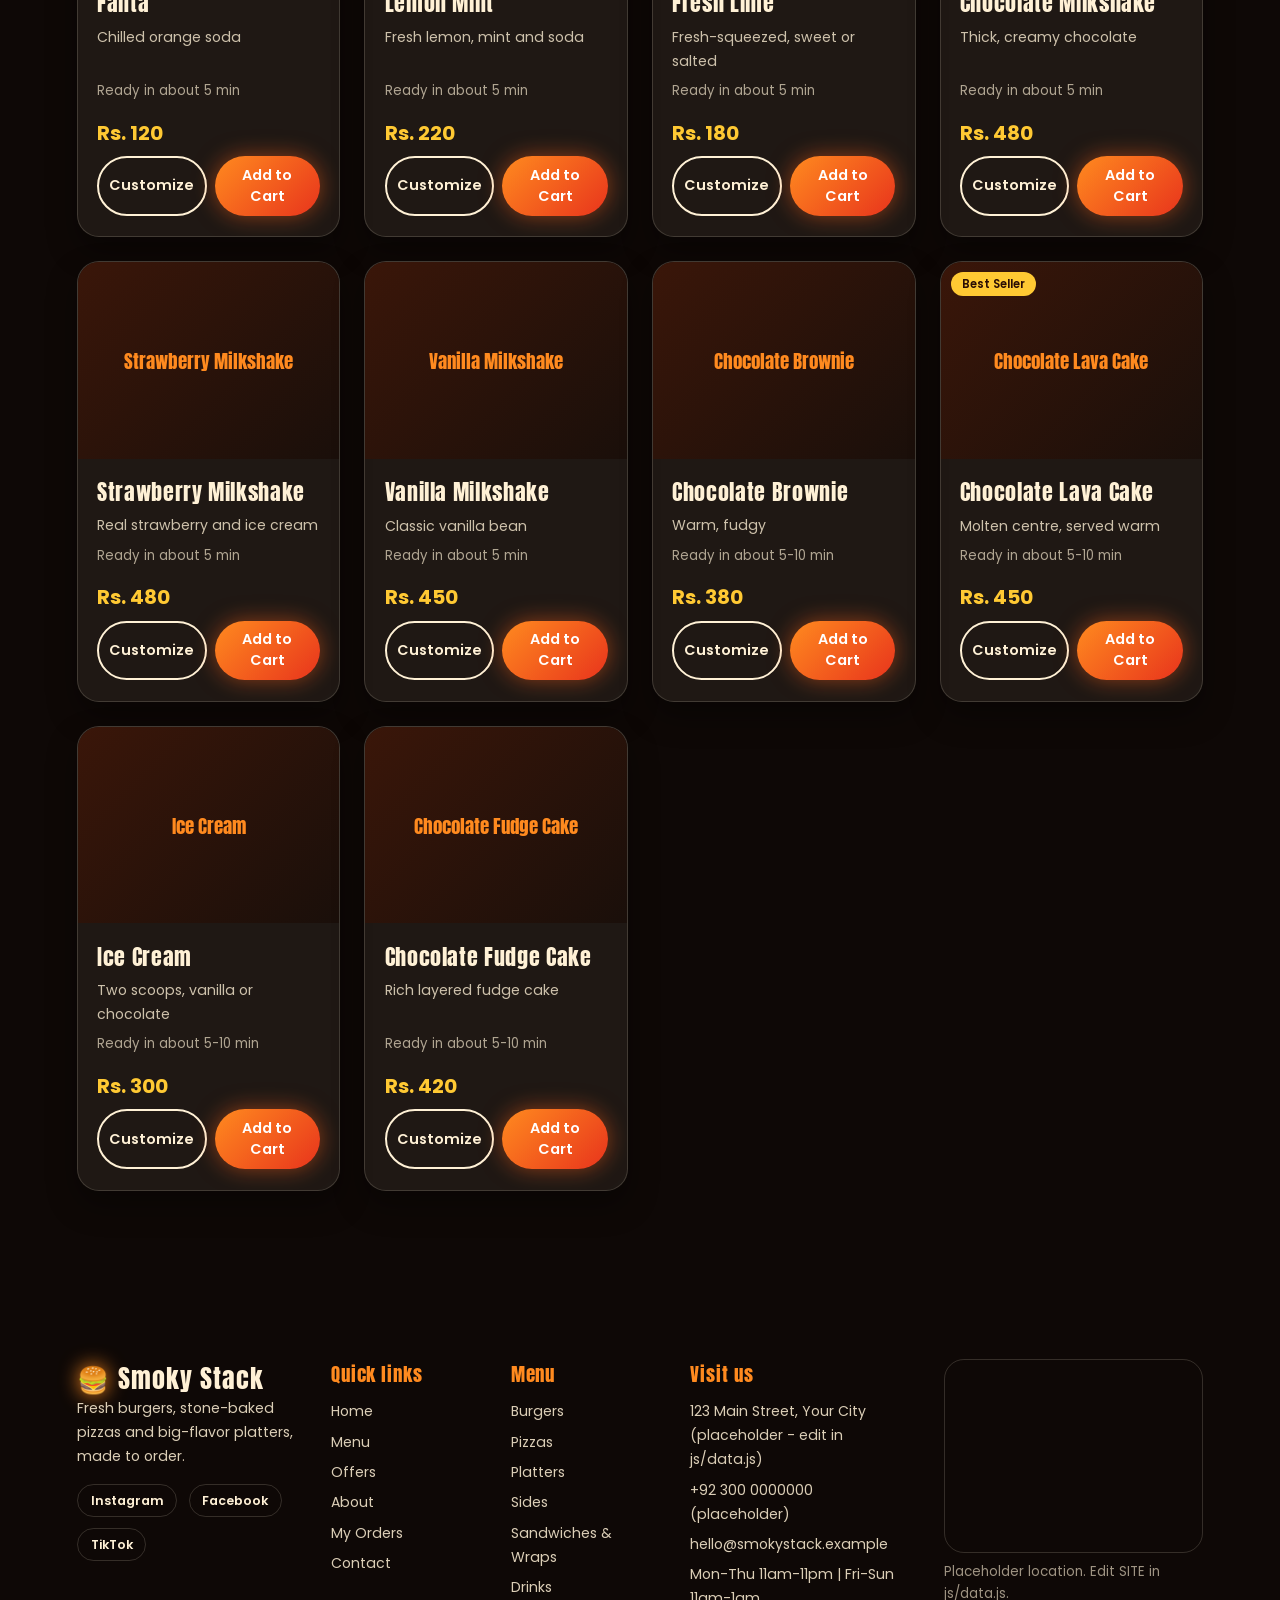
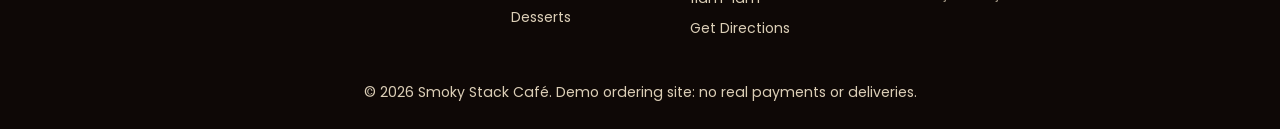
<file: menu.html>
<!DOCTYPE html>
<html lang="en">

<head>
  <meta charset="UTF-8">
  <meta name="viewport" content="width=device-width, initial-scale=1">
  <title>Menu | Smoky Stack</title>
  <meta name="description" content="Smoky Stack burgers, pizzas and platters.">
  <link rel="preconnect" href="https://fonts.googleapis.com">
  <link href="https://fonts.googleapis.com/css2?family=Anton&family=Poppins:wght@400;500;600&display=swap"
    rel="stylesheet">
  <link rel="stylesheet" href="style.css">
</head>

<body>
  <header class="nav" id="nav">
    <a href="index.html" class="logo"><span class="logo-icon">🍔</span> Smoky Stack</a>
    <nav class="links" id="links" aria-label="Main">
      <a href="index.html">Home</a><a href="menu.html" class="active" aria-current="page">Menu</a><a
        href="about.html">About</a><a href="offers.html">Offers</a><a href="my-orders.html">My Orders</a><a
        href="contact.html">Contact</a>
    </nav>
    <div class="nav-actions">
      <a class="cart" href="cart.html" aria-label="View cart">🛒<span id="count">0</span></a>
      <a href="menu.html" class="btn btn-glow sm">Order Now</a>
      <button class="burger-btn" id="toggle" type="button" aria-label="Open menu" aria-expanded="false"
        aria-controls="links"><span></span><span></span><span></span></button>
    </div>
  </header>
  <div class="navscrim" id="navscrim"></div>
  <main class="page">
    <section class="section">
      <h1 class="title">Our menu</h1>
      <p class="lead">Burgers, pizzas, platters and more. Customize anything before you add it.</p>
      <div class="infostrip">
        <div><b>Preparation</b>10-30 min depending on items</div>
        <div><b>Delivery</b>Rs. 150 | about 30 min (demo)</div>
        <div><b>Minimum order</b>Rs. 500</div>
        <div><b>Offer</b>10% off orders over Rs. 3,000</div>
      </div>
      <div class="tools">
        <div class="chips" id="chips"></div>
        <div class="find"><input type="search" id="search" list="sugg" placeholder="Search the menu…"
            aria-label="Search the menu"><datalist id="sugg"></datalist>
          <select id="sort" aria-label="Sort menu">
            <option value="feat">Featured</option>
            <option value="pop">Most popular</option>
            <option value="lo">Price: low to high</option>
            <option value="hi">Price: high to low</option>
            <option value="az">Name A-Z</option>
          </select><span class="count" id="resultCount"></span>
        </div>
      </div>
      <div class="mgrid" id="menuGrid"></div>
      <p class="empty" id="noResults" hidden>No items match your search. Try another word or category.</p>
    </section>
  </main>
  <footer class="footer">
    <div class="fgrid">
      <div><a href="index.html" class="logo"><span class="logo-icon">🍔</span> Smoky Stack</a>
        <p>Fresh burgers, stone-baked pizzas and big-flavor platters, made to order.</p>
        <div class="social" data-social></div>
      </div>
      <div>
        <h4>Quick links</h4>
        <ul>
          <li><a href="index.html">Home</a></li>
          <li><a href="menu.html">Menu</a></li>
          <li><a href="offers.html">Offers</a></li>
          <li><a href="about.html">About</a></li>
          <li><a href="my-orders.html">My Orders</a></li>
          <li><a href="contact.html">Contact</a></li>
        </ul>
      </div>
      <div>
        <h4>Menu</h4>
        <ul>
          <li><a href="menu.html?cat=burgers">Burgers</a></li>
          <li><a href="menu.html?cat=pizzas">Pizzas</a></li>
          <li><a href="menu.html?cat=platters">Platters</a></li>
          <li><a href="menu.html?cat=sides">Sides</a></li>
          <li><a href="menu.html?cat=wraps">Sandwiches &amp; Wraps</a></li>
          <li><a href="menu.html?cat=drinks">Drinks</a></li>
          <li><a href="menu.html?cat=desserts">Desserts</a></li>
        </ul>
      </div>
      <div>
        <h4>Visit us</h4>
        <ul>
          <li data-site="address"></li>
          <li data-site="phone"></li>
          <li data-site="email"></li>
          <li data-site="hours"></li>
          <li><a class="dirLink">Get Directions</a></li>
        </ul>
      </div>
      <div>
        <div class="mapbox"><iframe class="mapFrame" title="Map of the café area" loading="lazy"
            referrerpolicy="no-referrer-when-downgrade"></iframe></div><small>Placeholder location. Edit SITE in
          js/data.js.</small>
      </div>
    </div>
    <p class="copy">© 2026 Smoky Stack Café. Demo ordering site: no real payments or deliveries.</p>
  </footer>
  <button class="totop" id="totop" type="button" aria-label="Back to top">↑</button>


  <script src="script.js"></script>
</body>

</html>
</file>
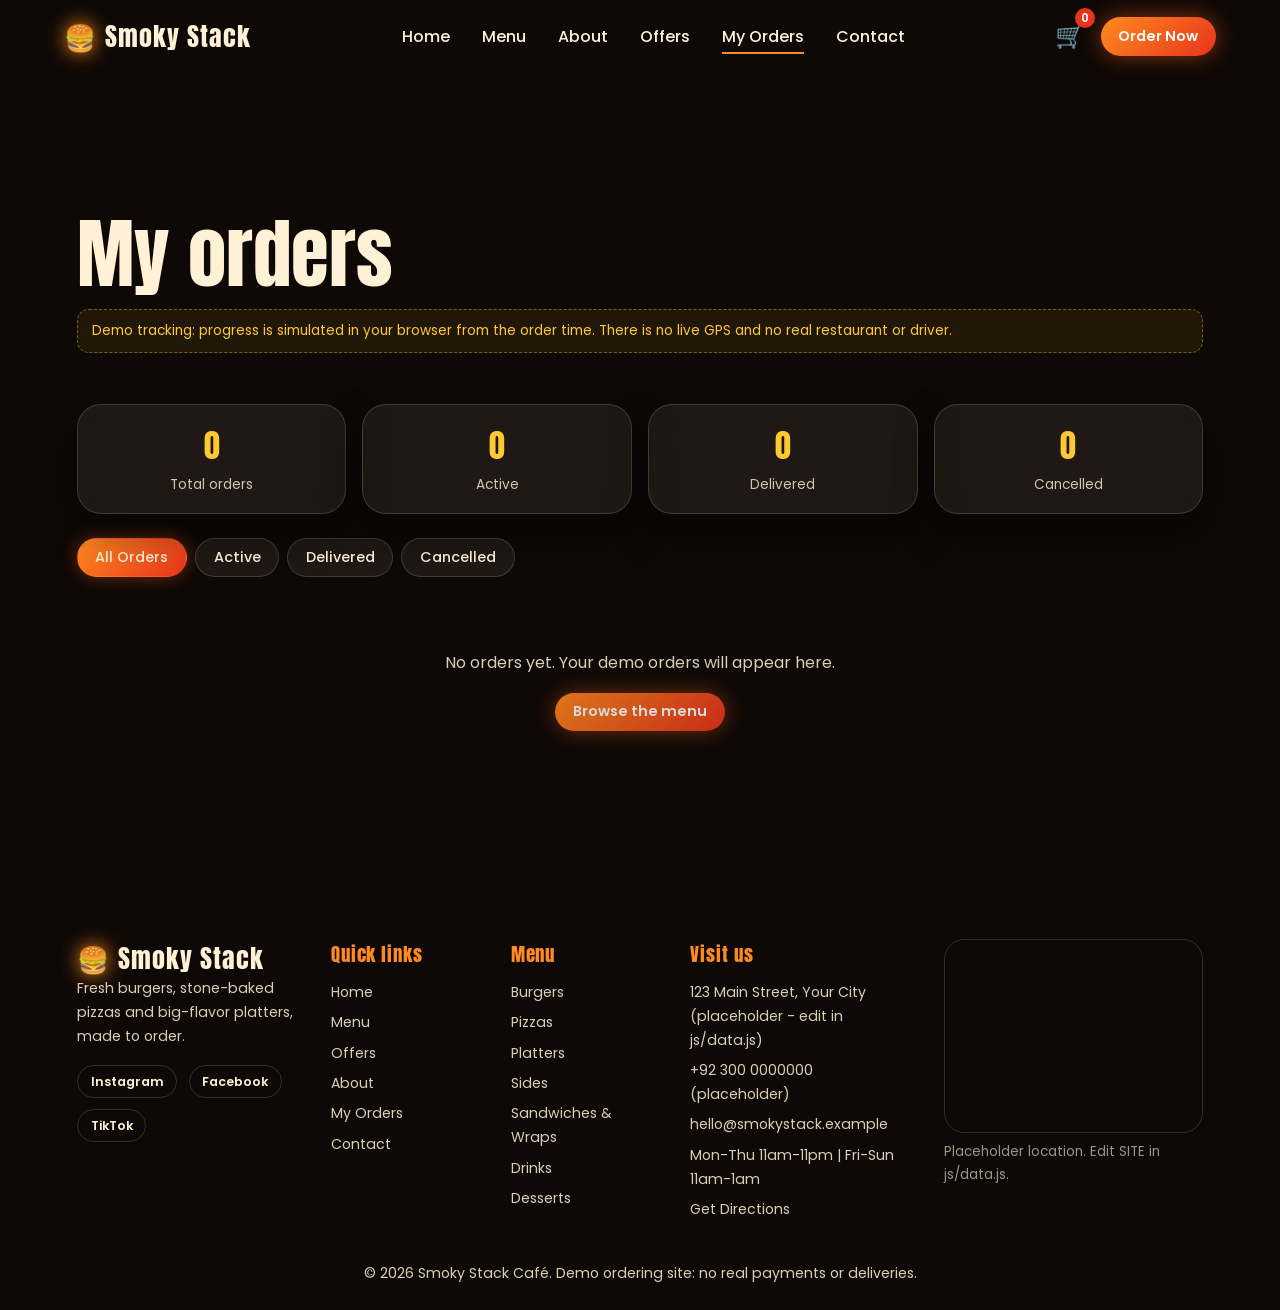
<file: my-orders.html>
<!DOCTYPE html>
<html lang="en">

<head>
  <meta charset="UTF-8">
  <meta name="viewport" content="width=device-width, initial-scale=1">
  <title>My Orders | Smoky Stack</title>
  <meta name="description" content="Smoky Stack burgers, pizzas and platters.">
  <link rel="preconnect" href="https://fonts.googleapis.com">
  <link href="https://fonts.googleapis.com/css2?family=Anton&family=Poppins:wght@400;500;600&display=swap"
    rel="stylesheet">
  <link rel="stylesheet" href="style.css">
</head>

<body>
  <header class="nav" id="nav">
    <a href="index.html" class="logo"><span class="logo-icon">🍔</span> Smoky Stack</a>
    <nav class="links" id="links" aria-label="Main">
      <a href="index.html">Home</a><a href="menu.html">Menu</a><a href="about.html">About</a><a
        href="offers.html">Offers</a><a href="my-orders.html" class="active" aria-current="page">My Orders</a><a
        href="contact.html">Contact</a>
    </nav>
    <div class="nav-actions">
      <a class="cart" href="cart.html" aria-label="View cart">🛒<span id="count">0</span></a>
      <a href="menu.html" class="btn btn-glow sm">Order Now</a>
      <button class="burger-btn" id="toggle" type="button" aria-label="Open menu" aria-expanded="false"
        aria-controls="links"><span></span><span></span><span></span></button>
    </div>
  </header>
  <div class="navscrim" id="navscrim"></div>
  <main class="page">
    <section class="section">
      <h1 class="title">My orders</h1>
      <p class="demo">Demo tracking: progress is simulated in your browser from the order time. There is no live GPS and
        no real restaurant or driver.</p><br>
      <div class="stats" id="stats"></div>
      <div class="tools">
        <div class="chips" id="orderChips"></div>
      </div>
      <div class="olist" id="orderList"></div>
    </section>
  </main>
  <footer class="footer">
    <div class="fgrid">
      <div><a href="index.html" class="logo"><span class="logo-icon">🍔</span> Smoky Stack</a>
        <p>Fresh burgers, stone-baked pizzas and big-flavor platters, made to order.</p>
        <div class="social" data-social></div>
      </div>
      <div>
        <h4>Quick links</h4>
        <ul>
          <li><a href="index.html">Home</a></li>
          <li><a href="menu.html">Menu</a></li>
          <li><a href="offers.html">Offers</a></li>
          <li><a href="about.html">About</a></li>
          <li><a href="my-orders.html">My Orders</a></li>
          <li><a href="contact.html">Contact</a></li>
        </ul>
      </div>
      <div>
        <h4>Menu</h4>
        <ul>
          <li><a href="menu.html?cat=burgers">Burgers</a></li>
          <li><a href="menu.html?cat=pizzas">Pizzas</a></li>
          <li><a href="menu.html?cat=platters">Platters</a></li>
          <li><a href="menu.html?cat=sides">Sides</a></li>
          <li><a href="menu.html?cat=wraps">Sandwiches &amp; Wraps</a></li>
          <li><a href="menu.html?cat=drinks">Drinks</a></li>
          <li><a href="menu.html?cat=desserts">Desserts</a></li>
        </ul>
      </div>
      <div>
        <h4>Visit us</h4>
        <ul>
          <li data-site="address"></li>
          <li data-site="phone"></li>
          <li data-site="email"></li>
          <li data-site="hours"></li>
          <li><a class="dirLink">Get Directions</a></li>
        </ul>
      </div>
      <div>
        <div class="mapbox"><iframe class="mapFrame" title="Map of the café area" loading="lazy"
            referrerpolicy="no-referrer-when-downgrade"></iframe></div><small>Placeholder location. Edit SITE in
          js/data.js.</small>
      </div>
    </div>
    <p class="copy">© 2026 Smoky Stack Café. Demo ordering site: no real payments or deliveries.</p>
  </footer>
  <button class="totop" id="totop" type="button" aria-label="Back to top">↑</button>


  <script src="script.js"></script>
</body>

</html>
</file>
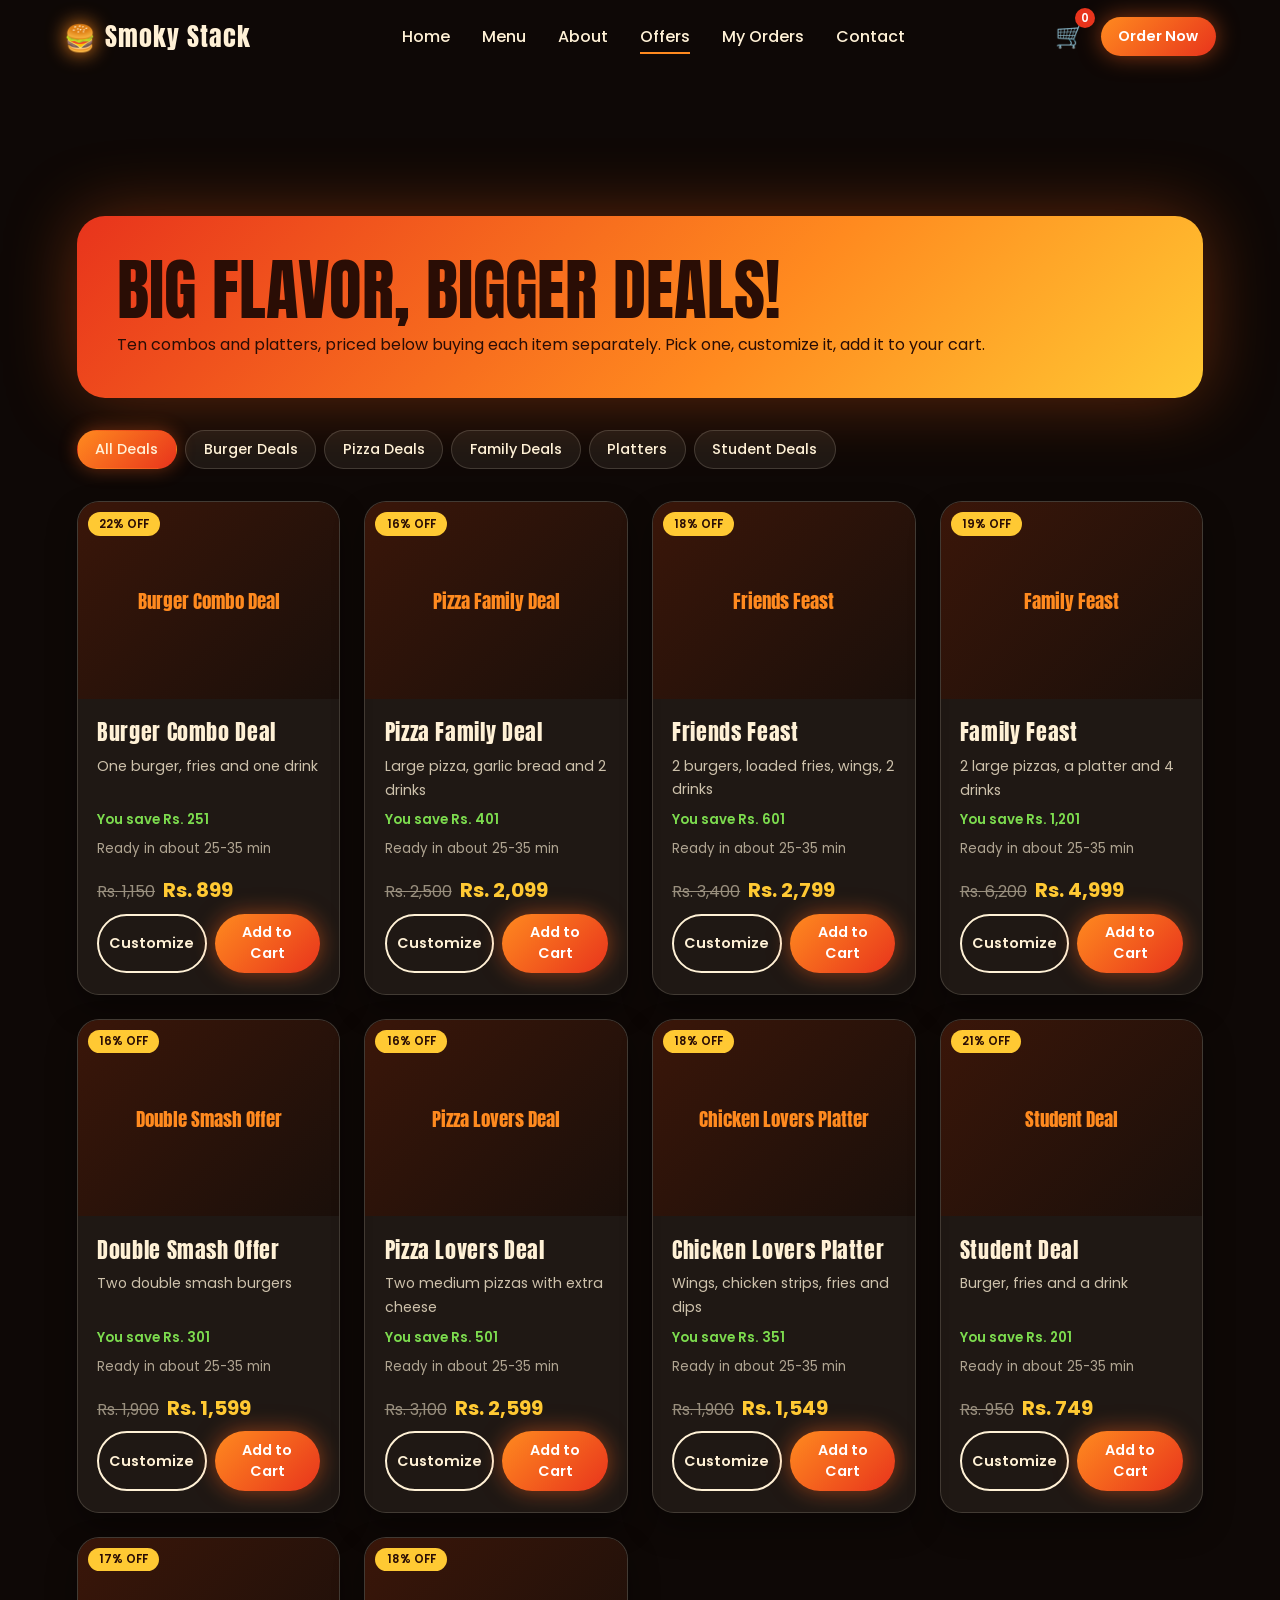
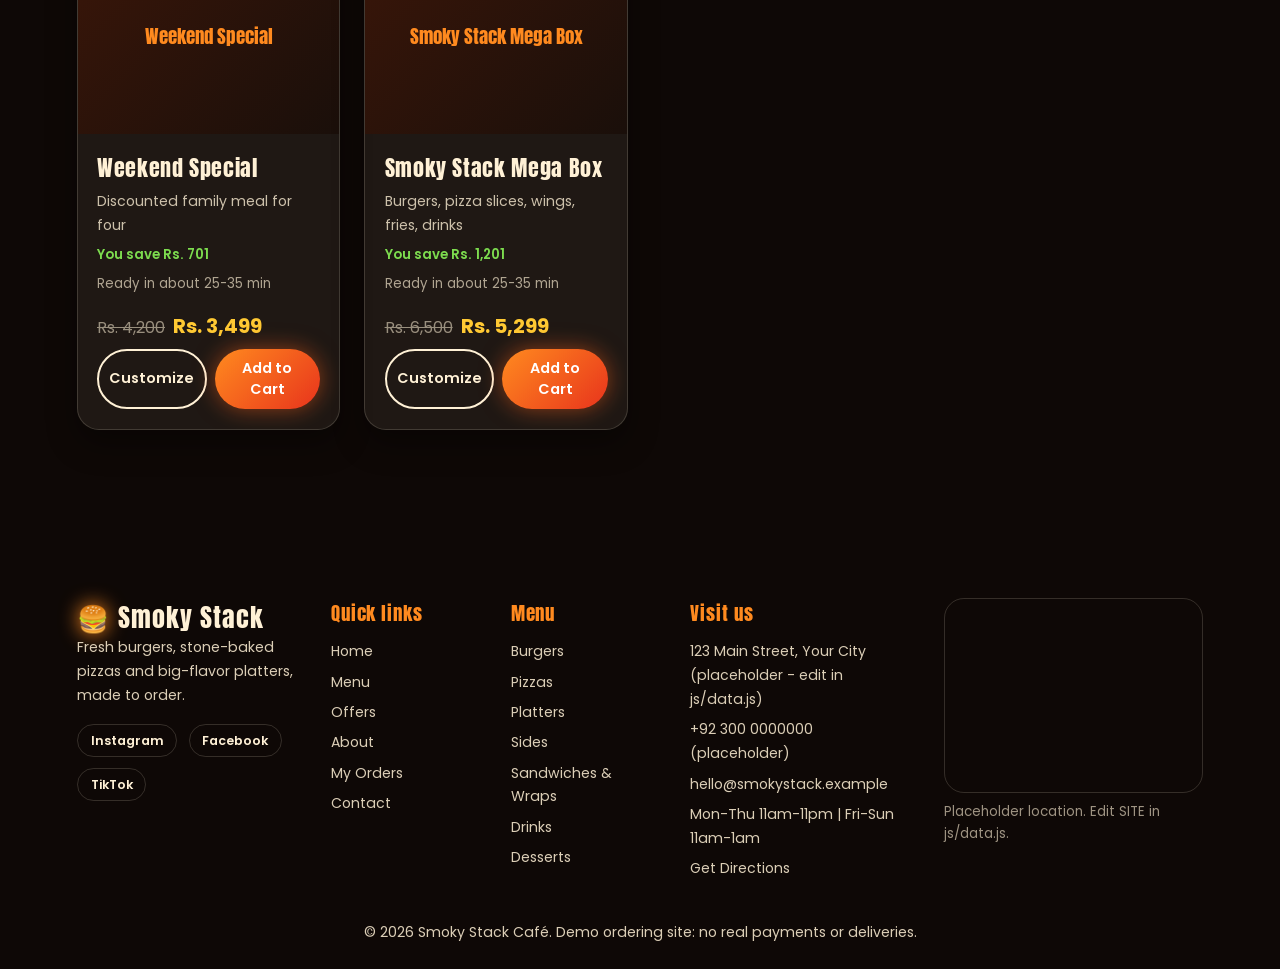
<file: offers.html>
<!DOCTYPE html>
<html lang="en">

<head>
  <meta charset="UTF-8">
  <meta name="viewport" content="width=device-width, initial-scale=1">
  <title>Offers | Smoky Stack</title>
  <meta name="description" content="Smoky Stack burgers, pizzas and platters.">
  <link rel="preconnect" href="https://fonts.googleapis.com">
  <link href="https://fonts.googleapis.com/css2?family=Anton&family=Poppins:wght@400;500;600&display=swap"
    rel="stylesheet">
  <link rel="stylesheet" href="style.css">
</head>

<body>
  <header class="nav" id="nav">
    <a href="index.html" class="logo"><span class="logo-icon">🍔</span> Smoky Stack</a>
    <nav class="links" id="links" aria-label="Main">
      <a href="index.html">Home</a><a href="menu.html">Menu</a><a href="about.html">About</a><a href="offers.html"
        class="active" aria-current="page">Offers</a><a href="my-orders.html">My Orders</a><a
        href="contact.html">Contact</a>
    </nav>
    <div class="nav-actions">
      <a class="cart" href="cart.html" aria-label="View cart">🛒<span id="count">0</span></a>
      <a href="menu.html" class="btn btn-glow sm">Order Now</a>
      <button class="burger-btn" id="toggle" type="button" aria-label="Open menu" aria-expanded="false"
        aria-controls="links"><span></span><span></span><span></span></button>
    </div>
  </header>
  <div class="navscrim" id="navscrim"></div>
  <main class="page">
    <section class="section">
      <div class="promo">
        <h1>BIG FLAVOR, BIGGER DEALS!</h1>
        <p>Ten combos and platters, priced below buying each item separately. Pick one, customize it, add it to your
          cart.</p>
      </div>
      <div class="tools">
        <div class="chips" id="dealChips"></div>
      </div>
      <div class="mgrid" id="dealGrid"></div>
    </section>
  </main>
  <footer class="footer">
    <div class="fgrid">
      <div><a href="index.html" class="logo"><span class="logo-icon">🍔</span> Smoky Stack</a>
        <p>Fresh burgers, stone-baked pizzas and big-flavor platters, made to order.</p>
        <div class="social" data-social></div>
      </div>
      <div>
        <h4>Quick links</h4>
        <ul>
          <li><a href="index.html">Home</a></li>
          <li><a href="menu.html">Menu</a></li>
          <li><a href="offers.html">Offers</a></li>
          <li><a href="about.html">About</a></li>
          <li><a href="my-orders.html">My Orders</a></li>
          <li><a href="contact.html">Contact</a></li>
        </ul>
      </div>
      <div>
        <h4>Menu</h4>
        <ul>
          <li><a href="menu.html?cat=burgers">Burgers</a></li>
          <li><a href="menu.html?cat=pizzas">Pizzas</a></li>
          <li><a href="menu.html?cat=platters">Platters</a></li>
          <li><a href="menu.html?cat=sides">Sides</a></li>
          <li><a href="menu.html?cat=wraps">Sandwiches &amp; Wraps</a></li>
          <li><a href="menu.html?cat=drinks">Drinks</a></li>
          <li><a href="menu.html?cat=desserts">Desserts</a></li>
        </ul>
      </div>
      <div>
        <h4>Visit us</h4>
        <ul>
          <li data-site="address"></li>
          <li data-site="phone"></li>
          <li data-site="email"></li>
          <li data-site="hours"></li>
          <li><a class="dirLink">Get Directions</a></li>
        </ul>
      </div>
      <div>
        <div class="mapbox"><iframe class="mapFrame" title="Map of the café area" loading="lazy"
            referrerpolicy="no-referrer-when-downgrade"></iframe></div><small>Placeholder location. Edit SITE in
          js/data.js.</small>
      </div>
    </div>
    <p class="copy">© 2026 Smoky Stack Café. Demo ordering site: no real payments or deliveries.</p>
  </footer>
  <button class="totop" id="totop" type="button" aria-label="Back to top">↑</button>


  <script src="script.js"></script>
</body>

</html>
</file>
<file: style.css>
/* =====================================================================
   SMOKY STACK - style.css (the ONLY stylesheet; every page links to it)
   Sections: 1 Tokens/base  2 Buttons  3 Navbar  4 Hero (home)  5 Shared sections
             6 Menu page    7 Offers   8 About  9 Contact  10 Cart  11 Checkout
             12 My Orders   13 Footer  14 Responsive (all media queries)
   ===================================================================== */
/* ===== Design tokens: dark base with red / orange / yellow / cream accents ===== */
  

:root {
  --bg: #0e0806;
  --bg2: #1a0f0a;
  --red: #e8341c;
  --orange: #ff8a1f;
  --yellow: #ffc933;
  --cream: #fff1d6;
  --glass: rgba(255, 241, 214, .07);
  --line: rgba(255, 241, 214, .16);
  --head: 'Anton', 'Impact', sans-serif;
  --body: 'Poppins', system-ui, sans-serif
}

* {
  box-sizing: border-box;
  margin: 0;
  padding: 0
}

html {
  scroll-behavior: smooth;
  scroll-padding-top: 80px;
  overflow-x: clip
}

body {
  background: var(--bg);
  color: var(--cream);
  font: 400 1rem/1.7 var(--body);
  overflow-x: hidden
}

a {
  color: inherit;
  text-decoration: none
}

:focus-visible {
  outline: 3px solid var(--yellow);
  outline-offset: 3px
}

/* ===== Buttons: glowing, lift on hover ===== */
  

.btn {
  display: inline-block;
  border: 0;
  border-radius: 99px;
  padding: .9rem 1.8rem;
  font: 600 1rem var(--body);
  cursor: pointer;
  transition: transform .25s, box-shadow .25s
}

.btn.sm {
  padding: .55rem 1.1rem;
  font-size: .9rem
}

.btn-glow {
  background: linear-gradient(135deg, var(--orange), var(--red));
  color: #fff;
  box-shadow: 0 0 22px rgba(255, 100, 30, .5)
}

.btn-glow:hover {
  transform: translateY(-3px) scale(1.04);
  box-shadow: 0 0 40px rgba(255, 120, 30, .9)
}
.btn-ghost {
  border: 2px solid var(--cream);
  color: var(--cream);
  background: transparent;
}

.btn-ghost:hover {
  background: var(--cream);
  color: var(--bg);
  transform: translateY(-3px);
}

/* ===== Navbar ===== */
  {}

.nav {
  position: fixed;
  inset: 0 0 auto;
  z-index: 50;
  display: flex;
  align-items: center;
  justify-content: space-between;
  padding: 1rem 5vw;
  transition: background .4s, backdrop-filter .4s, padding .4s
}

/* glass background lives on a pseudo-element so the header never becomes a containing block for the mobile menu */
  {}

.nav::before {
  content: "";
  position: absolute;
  inset: 0;
  z-index: -1;
  background: rgba(14, 8, 6, .82);
  backdrop-filter: blur(14px);
  opacity: 0;
  transition: opacity .4s
}

.nav.solid::before {
  opacity: 1
}

.nav.solid {
  padding: .6rem 5vw;
  box-shadow: 0 8px 30px rgba(0, 0, 0, .5)
}

.logo {
  font: 1.6rem var(--head);
  letter-spacing: .04em;
  display: flex;
  align-items: center;
  gap: .5rem
}

.logo-icon {
  filter: drop-shadow(0 0 10px var(--orange))
}

.links {
  display: flex;
  gap: 2rem
}

.links a {
  position: relative;
  font-weight: 500
}

.links a::after {
  content: "";
  position: absolute;
  left: 0;
  bottom: -4px;
  width: 0;
  height: 2px;
  background: var(--orange);
  transition: width .3s
}

.links a:hover::after {
  width: 100%
}

.nav-actions {
  display: flex;
  align-items: center;
  gap: 1rem
}

.cart span {
  position: absolute;
  top: -8px;
  right: -10px;
  min-width: 20px;
  height: 20px;
  border-radius: 99px;
  background: var(--red);
  color: #fff;
  font: 600 .72rem/20px var(--body);
  text-align: center
}

.cart span.pop {
  animation: pop .4s
}

@keyframes pop {
  50% {
    transform: scale(1.7)
  }
}

/* ===== Hero ===== */
  {}

.hero {
  position: relative;
  min-height: 100vh;
  display: grid;
  place-items: center;
  text-align: center;
  padding: 7rem 5vw 4rem;
  overflow: hidden;
  perspective: 1200px;
  background: radial-gradient(ellipse at 50% 55%, #4a1a0a 0, var(--bg) 65%)
}

.glow {
  position: absolute;
  width: 60vmin;
  height: 60vmin;
  border-radius: 50%;
  background: radial-gradient(var(--orange), transparent 65%);
  opacity: .35;
  filter: blur(40px);
  top: 30%;
  left: 50%;
  translate: -50% -10%;
  animation: breathe 5s ease-in-out infinite
}

@keyframes breathe {
  50% {
    opacity: .6;
    scale: 1.12
  }
}

.hero-title {
  position: absolute;
  top: 50%;
  left: 0;
  right: 0;
  translate: 0 -62%;
  display: flex;
  flex-direction: column;
  font: clamp(4rem, 15vw, 13rem)/.9 var(--head);
  letter-spacing: .01em;
  z-index: 1;
  background: linear-gradient(180deg, var(--cream) 30%, var(--yellow) 60%, var(--orange));
  -webkit-background-clip: text;
  background-clip: text;
  color: transparent;
  animation: rise 1.2s both
}

@keyframes rise {
  from {
    opacity: 0;
    transform: translateY(60px) scale(.96)
  }
}

/* Burger tilt: JS sets --tx / --ty (-1 to 1) from the mouse position */
  {}

.stage {
  position: relative;
  z-index: 2;
  margin-top: 2rem;
  transform-style: preserve-3d;
  transform: rotateX(calc(var(--ty, 0)*-10deg)) rotateY(calc(var(--tx, 0)*14deg));
  transition: transform .2s ease-out
}

.stage::before {
  content: "";
  position: absolute;
  inset: -25% -30%;
  z-index: -1;
  background: radial-gradient(circle, rgba(255, 160, 40, .55), rgba(232, 52, 28, .25) 45%, transparent 70%);
  filter: blur(30px);
  animation: breathe 5s ease-in-out infinite
}

.stage::after {
  content: "";
  position: absolute;
  left: 50%;
  bottom: -34px;
  width: 70%;
  height: 28px;
  background: radial-gradient(ellipse, rgba(0, 0, 0, .65), transparent 70%);
  animation: shadow 6s ease-in-out infinite
}

@keyframes shadow {

  0%,
  100% {
    transform: translateX(-50%) scale(1)
  }

  50% {
    transform: translateX(-50%) scale(.75);
    opacity: .6
  }
}

.hero-copy {
  position: relative;
  z-index: 3;
  align-self: end;
  animation: rise 1.2s .5s both
}

.hero-copy p {
  font-size: clamp(1rem, 2vw, 1.35rem);
  margin-bottom: 1.5rem;
  text-shadow: 0 2px 12px #000
}

.cta {
  display: flex;
  gap: 1rem;
  justify-content: center;
  flex-wrap: wrap
}

/* CSS 3D burger: stacked layers, tilted in 3D, slowly rocking */
  {}

.burger {
  --w: min(300px, 62vw);
  width: var(--w);
  transform-style: preserve-3d;
  transform: rotateX(22deg) rotateZ(-5deg);
  animation: rock 6s ease-in-out infinite;
  filter: drop-shadow(0 40px 30px rgba(0, 0, 0, .7))
}

@keyframes rock {
  50% {
    transform: rotateX(14deg) rotateZ(5deg) translateY(-14px)
  }
}

.l {
  position: relative;
  margin-top: -8px;
  transition: transform .5s cubic-bezier(.3, 1.5, .5, 1)
}

.burger:hover .bun-top {
  transform: translateY(-34px)
}

.burger:hover .lettuce {
  transform: translateY(-22px)
}

.burger:hover .cheese {
  transform: translateY(-12px)
}

.burger:hover .patty {
  transform: translateY(8px)
}

.burger:hover .bun-bottom {
  transform: translateY(18px)
}

.bun-top {
  height: calc(var(--w)*.4);
  border-radius: 50% 50% 18% 18%/90% 90% 20% 20%;
  background: radial-gradient(ellipse at 35% 25%, #ffd27a, #e08a2c 55%, #9c4a12);
  box-shadow: inset 0 -12px 20px rgba(80, 30, 0, .5)
}

.bun-top::before {
  content: "";
  position: absolute;
  top: 22%;
  left: 20%;
  width: 7px;
  height: 11px;
  border-radius: 50%;
  background: var(--cream);
  box-shadow: 50px -6px var(--cream), 100px 4px var(--cream), 150px -4px var(--cream), 25px 30px var(--cream), 80px 34px var(--cream), 130px 30px var(--cream), 175px 26px var(--cream), 60px 66px var(--cream), 115px 64px var(--cream)
}

.lettuce {
  height: 34px;
  margin-inline: -5%;
  border-radius: 40px;
  background: radial-gradient(circle at 12px 4px, #9be35a 0 10px, transparent 11px) 0 0/26px 100% repeat-x, #4aa52b;
  box-shadow: 0 6px 8px rgba(0, 0, 0, .4)
}

.cheese {
  height: 42px;
  margin-inline: -4%;
  background: linear-gradient(var(--yellow), var(--orange));
  clip-path: polygon(0 0, 100% 0, 100% 38%, 92% 100%, 84% 40%, 64% 40%, 56% 85%, 48% 40%, 22% 40%, 14% 100%, 7% 42%, 0 42%)
}

.tomato {
  height: 20px;
  margin-inline: 2%;
  border-radius: 20px;
  background: linear-gradient(#ff5a3c, var(--red));
  box-shadow: 0 5px 8px rgba(0, 0, 0, .4)
}

.patty {
  height: 52px;
  margin-inline: -2%;
  border-radius: 26px;
  background: linear-gradient(#6b3a22, #2e150a);
  box-shadow: inset 0 5px 8px rgba(255, 160, 80, .25), 0 8px 10px rgba(0, 0, 0, .5)
}

.bun-bottom {
  height: 48px;
  border-radius: 12px 12px 70px 70px;
  background: linear-gradient(#e08a2c, #9c4a12)
}

/* Floating ingredients (positions + float animation; JS adds parallax via translate) */
  {}

.fl {
  position: absolute;
  z-index: 4;
  animation: bob 6s ease-in-out infinite;
  filter: drop-shadow(0 12px 10px rgba(0, 0, 0, .6))
}

.pep {
  width: clamp(50px, 7vw, 90px);
  aspect-ratio: 1;
  border-radius: 50%;
  background: radial-gradient(circle at 35% 30%, #e8452c, #9c1d0e);
  box-shadow: inset 0 0 0 4px #c92a14
}

.tom {
  width: clamp(44px, 6vw, 78px);
  aspect-ratio: 1;
  border-radius: 50%;
  background: radial-gradient(circle, #ff7a5c 0 30%, #ff4a2c 31% 60%, #d62b14 61%);
  border: 4px solid #ff6a48
}

.chz {
  width: clamp(40px, 5vw, 64px);
  aspect-ratio: 1;
  background: linear-gradient(135deg, #ffe066, var(--orange));
  clip-path: polygon(0 100%, 100% 70%, 70% 0);
  rotate: 15deg
}

.leaf {
  width: clamp(36px, 5vw, 60px);
  aspect-ratio: 1;
  background: #5fbf3a;
  border-radius: 0 90% 0 90%
}

.p1 {
  top: 22%;
  left: 8%
}

.p2 {
  bottom: 18%;
  right: 10%;
  animation-delay: -2s
}

.t1 {
  top: 18%;
  right: 12%;
  animation-delay: -1s
}

.t2 {
  bottom: 22%;
  left: 14%;
  animation-delay: -3s
}

.c1 {
  top: 55%;
  left: 5%;
  animation-delay: -4s
}

.l1 {
  top: 40%;
  right: 6%;
  animation-delay: -2.5s
}

@keyframes bob {
  50% {
    margin-top: -22px;
    rotate: 18deg
  }
}

/* ===== Sections ===== */
  {}

.title {
  font: clamp(2.4rem, 6vw, 5rem)/1 var(--head);
  margin-bottom: 2.5rem
}

.grid {
  display: grid;
  grid-template-columns: repeat(auto-fit, minmax(250px, 1fr));
  gap: 1.6rem;
  perspective: 1000px
}

.two {
  display: grid;
  grid-template-columns: 1fr 1fr;
  gap: 4rem;
  align-items: center
}

.two p {
  margin-bottom: 1rem;
  max-width: 60ch
}

/* Glassmorphism cards: lift + tilt on hover */
  {}

.glass {
  background: var(--glass);
  border: 1px solid var(--line);
  border-radius: 24px;
  backdrop-filter: blur(14px);
  box-shadow: 0 18px 40px rgba(0, 0, 0, .4)
}

.card {
  padding: 1.6rem;
  transition: transform .4s, box-shadow .4s, border-color .4s
}

.card:hover {
  transform: translateY(-14px) rotateX(6deg) rotateZ(-1.5deg);
  border-color: var(--orange);
  box-shadow: 0 30px 60px rgba(255, 90, 20, .25)
}

.art {
  font-size: 5.5rem;
  text-align: center;
  line-height: 1.2;
  margin-bottom: .8rem;
  filter: drop-shadow(0 14px 12px rgba(0, 0, 0, .6));
  transition: transform .4s
}

.card:hover .art {
  transform: scale(1.15) rotate(-8deg)
}

.card h3 {
  font: 1.5rem var(--head);
  letter-spacing: .03em;
  margin-bottom: .3rem
}

.card p {
  font-size: .92rem;
  opacity: .8
}

.row {
  display: flex;
  align-items: center;
  justify-content: space-between;
  margin-top: 1.2rem
}

.row b {
  font-size: 1.4rem;
  color: var(--yellow)
}

/* Offer banner */
  {}

.offer {
  display: grid;
  grid-template-columns: 1.2fr 1fr;
  gap: 2rem;
  align-items: center;
  padding: 4rem;
  border-radius: 32px;
  background: linear-gradient(135deg, var(--red), var(--orange) 60%, var(--yellow));
  color: #2a0d05;
  box-shadow: 0 0 80px rgba(255, 100, 20, .4)
}

.offer .title {
  color: #2a0d05;
  margin-bottom: 1rem
}

.offer .price {
  font-size: 2rem;
  margin: 1rem 0 1.5rem
}

.offer s {
  opacity: .6
}

.offer b {
  font: 3rem var(--head)
}

.combo {
  display: flex;
  justify-content: center;
  font-size: clamp(3.5rem, 8vw, 6.5rem)
}

.combo span {
  animation: bob 4s ease-in-out infinite;
  filter: drop-shadow(0 14px 10px rgba(0, 0, 0, .4))
}

.combo span:nth-child(2) {
  animation-delay: -1.3s;
  font-size: 1.3em
}

.combo span:nth-child(3) {
  animation-delay: -2.6s
}

/* CSS pizza */
  {}

.pizza {
  position: relative;
  width: min(420px, 85%);
  aspect-ratio: 1;
  margin: auto;
  border-radius: 50%;
  background: radial-gradient(circle, #ffc933 0 56%, #e36a1c 57% 66%, #e8a050 67% 100%);
  box-shadow: 0 40px 60px rgba(0, 0, 0, .7), inset 0 0 0 6px #c9822b;
  animation: spin 40s linear infinite
}

.pizza i {
  position: absolute;
  width: 15%;
  aspect-ratio: 1;
  border-radius: 50%;
  background: radial-gradient(circle at 35% 30%, #e8452c, #9c1d0e)
}

@keyframes spin {
  to {
    rotate: 360deg
  }
}

.stars {
  color: var(--yellow);
  letter-spacing: .2em;
  margin-bottom: .6rem
}

cite {
  display: block;
  margin-top: 1rem;
  font-weight: 600;
  color: var(--orange)
}

.info {
  list-style: none;
  display: grid;
  gap: .7rem;
  margin-bottom: 1.5rem
}

.social {
  display: flex;
  gap: .7rem
}

.social a {
  width: 42px;
  height: 42px;
  display: grid;
  place-items: center;
  border: 1px solid var(--line);
  border-radius: 50%;
  font-weight: 600;
  font-size: .8rem;
  transition: .3s
}

.social a:hover {
  background: var(--orange);
  transform: translateY(-4px);
  box-shadow: 0 0 20px var(--orange)
}

.form {
  display: grid;
  gap: 1rem;
  padding: 2rem
}

.form label {
  display: grid;
  gap: .3rem;
  font-weight: 500
}

.form input,
.form textarea {
  background: rgba(0, 0, 0, .35);
  border: 1px solid var(--line);
  border-radius: 12px;
  padding: .8rem 1rem;
  color: var(--cream);
  font: inherit
}

.form input:focus,
.form textarea:focus {
  outline: 2px solid var(--orange)
}

.ok {
  color: var(--yellow);
  min-height: 1.5em
}

/* Scroll reveal: JS adds .show */
  {}

/* Scroll reveal: headings rise and fade; .from-l / .from-r slide images in from the sides */
  {}

.reveal {
  opacity: 0;
  transform: translateY(50px) scale(.97);
  transition: opacity .9s cubic-bezier(.2, .7, .2, 1), transform .9s cubic-bezier(.2, .7, .2, 1)
}

.reveal.from-l {
  transform: translateX(-100px) rotate(-4deg)
}

.reveal.from-r {
  transform: translateX(100px) rotate(4deg)
}

.reveal.show {
  opacity: 1;
  transform: none
}

/* Menu card images alternate left / right as their card appears */
  {}

.card.reveal .art {
  opacity: 0;
  transform: translateX(-50px) rotate(-12deg);
  transition: opacity .8s .2s, transform .8s .2s
}

.card.reveal:nth-child(even) .art {
  transform: translateX(50px) rotate(12deg)
}

.card.reveal.show .art {
  opacity: 1;
  transform: none
}

.card.reveal.show:hover .art {
  transform: scale(1.15) rotate(-8deg);
  transition-delay: 0s
}

/* Parallax decoration blobs (moved by JS using data-speed) */
  {}

.section {
  padding: 7rem 6vw;
  max-width: 1300px;
  margin: auto;
  position: relative;
  overflow-x: clip
}

.deco {
  position: absolute;
  z-index: -1;
  width: 42vmin;
  height: 42vmin;
  border-radius: 50%;
  filter: blur(60px);
  opacity: .28;
  pointer-events: none;
  will-change: translate
}

.d1 {
  background: var(--red);
  top: 5%;
  left: -8%
}

.d2 {
  background: var(--orange);
  top: 20%;
  right: -10%
}

.d3 {
  background: var(--yellow);
  bottom: 0;
  left: -6%
}

/* Featured pizza: 3D scene, slow rotation, slices that separate on hover */
  {}

.showcase {
  perspective: 1200px
}

.pz-wrap {
  display: grid;
  place-items: center;
  transition: transform .5s cubic-bezier(.3, 1.6, .5, 1);
  filter: drop-shadow(0 40px 30px rgba(0, 0, 0, .65))
}

.pz-wrap:hover {
  transform: scale(1.07)
}

.pz {
  position: relative;
  width: min(400px, 80vw);
  aspect-ratio: 1;
  transform-style: preserve-3d;
  animation: tilt 18s linear infinite
}

@keyframes tilt {
  from {
    transform: rotateX(48deg) rotateZ(0)
  }

  to {
    transform: rotateX(48deg) rotateZ(360deg)
  }
}

.slice {
  position: absolute;
  inset: 0;
  transform: rotate(var(--a))
}

.s {
  position: absolute;
  inset: 0;
  border-radius: 50%;
  clip-path: polygon(50% 50%, 21.1% 0, 78.9% 0);
  transition: transform .5s cubic-bezier(.3, 1.6, .5, 1);
  background: radial-gradient(circle at 50% 22%, #e8452c 0 7%, #9c1d0e 7.5% 8.5%, transparent 9%), radial-gradient(circle, #ffc933 0 56%, #e36a1c 57% 66%, #e8a050 67% 100%)
}

.pz-wrap:hover .s {
  transform: translateY(-7%)
}

.price b {
  font: 2.4rem var(--head);
  color: var(--yellow)
}

.showcase .price {
  margin: 1rem 0 1.5rem
}

.card.reveal.show:hover {
  transform: translateY(-14px) rotateX(6deg) rotateZ(-1.5deg)
}

/* ===== Ordering experience: menu, modal, cart, checkout, orders ===== */
  {}

/* ================= MENU PAGE: filters, search, product cards ================= */
.tools {
  display: grid;
  gap: 1rem;
  margin-bottom: 2rem
}

.chips {
  display: flex;
  gap: .5rem;
  flex-wrap: wrap
}

.chips button {
  background: var(--glass);
  color: var(--cream);
  border: 1px solid var(--line);
  border-radius: 99px;
  padding: .5rem 1.1rem;
  font: 500 .9rem var(--body);
  cursor: pointer;
  transition: .25s
}

.chips button:hover {
  border-color: var(--orange)
}

.chips button.on {
  background: linear-gradient(135deg, var(--orange), var(--red));
  border-color: transparent;
  box-shadow: 0 0 18px rgba(255, 100, 30, .4)
}

.find {
  display: flex;
  gap: .8rem;
  flex-wrap: wrap
}

.find input,
.find select,
dialog textarea,
.form input:not([type=radio]):not([type=checkbox]) {
  background: rgba(0, 0, 0, .35);
  border: 1px solid var(--line);
  border-radius: 12px;
  padding: .7rem 1rem;
  color: var(--cream);
  font: inherit
}

.find input {
  flex: 1 1 220px
}

.find select option {
  background: var(--bg2)
}

.dish {
  display: flex;
  flex-direction: column;
  overflow: hidden;
  border-radius: 22px;
  background: var(--glass);
  border: 1px solid var(--line);
  box-shadow: 0 14px 30px rgba(0, 0, 0, .35);
  transition: transform .35s, box-shadow .35s, border-color .35s;
  animation: fade .5s both
}

.dish:hover {
  transform: translateY(-8px);
  border-color: var(--orange);
  box-shadow: 0 24px 44px rgba(255, 90, 20, .22)
}

@keyframes fade {
  from {
    opacity: 0;
    transform: translateY(16px)
  }
}

.dish figure,
.mpic figure,
.cthumb {
  position: relative;
  overflow: hidden;
  background: linear-gradient(135deg, #3a1609, #1a0f0a);
  margin: 0
}

.dish figure {
  aspect-ratio: 4/3
}

.dish img,
.mpic img,
.cthumb img {
  width: 100%;
  height: 100%;
  object-fit: cover;
  display: block;
  transition: transform .6s
}

.dish:hover img {
  transform: scale(1.08)
}

.noimg::after {
  content: attr(data-n);
  position: absolute;
  inset: 0;
  display: grid;
  place-items: center;
  padding: 1rem;
  text-align: center;
  font: 1.2rem var(--head);
  color: var(--orange)
}

.badge {
  position: absolute;
  top: 10px;
  left: 10px;
  z-index: 2;
  background: var(--yellow);
  color: #2a0d05;
  font: 600 .72rem var(--body);
  padding: .2rem .7rem;
  border-radius: 99px
}

.dbody {
  display: flex;
  flex-direction: column;
  gap: .4rem;
  padding: 1.1rem 1.2rem 1.3rem;
  flex: 1
}

.dbody h3 {
  font: 1.35rem var(--head);
  letter-spacing: .03em
}

.dbody p {
  font-size: .88rem;
  opacity: .78;
  flex: 1
}

.dbody .row {
  margin-top: .6rem
}

.dbody .row b {
  font-size: 1.15rem
}

.empty {
  text-align: center;
  padding: 2.5rem 1rem;
  opacity: .85
}

.empty .btn {
  margin-top: 1rem
}

.demo {
  font-size: .85rem;
  color: var(--yellow);
  background: rgba(255, 201, 51, .08);
  border: 1px dashed rgba(255, 201, 51, .4);
  border-radius: 12px;
  padding: .6rem .9rem
}

.section>.demo {
  margin-bottom: 1.5rem
}

/* Dialogs */
  {}

dialog {
  background: var(--bg2);
  color: var(--cream);
  border: 1px solid var(--line);
  border-radius: 24px;
  padding: 0;
  width: min(520px, 94vw);
  max-height: 92vh;
  margin: auto;
  box-shadow: 0 30px 80px #000;
  overflow: auto
}

dialog::backdrop {
  background: rgba(0, 0, 0, .7);
  backdrop-filter: blur(5px)
}

dialog[open] {
  animation: fade .35s both
}

dialog .form {
  padding: 0 1.5rem 1.5rem;
  gap: .9rem
}

.mpic figure {
  aspect-ratio: 16/9;
  margin: 0 -1.5rem 0
}

.mpic {
  margin: 0 -1.5rem
}

.x {
  position: absolute;
  top: 12px;
  right: 12px;
  z-index: 3;
  width: 38px;
  height: 38px;
  border-radius: 50%;
  border: 0;
  background: rgba(0, 0, 0, .6);
  color: var(--cream);
  cursor: pointer;
  font-size: 1rem
}

.x:hover {
  background: var(--red)
}

#itemForm {
  position: relative
}

#itemForm h3 {
  font: 1.8rem var(--head);
  margin-top: .8rem
}

fieldset {
  border: 1px solid var(--line);
  border-radius: 14px;
  padding: .6rem .9rem .8rem;
  display: grid;
  gap: .2rem
}

legend {
  padding: 0 .4rem;
  font-weight: 600;
  color: var(--orange)
}

.form label.opt {
  display: flex;
  align-items: center;
  gap: .6rem;
  cursor: pointer;
  padding: .25rem 0
}

.opt input {
  all: revert;
  accent-color: var(--orange);
  width: 18px;
  height: 18px
}

.opt span {
  flex: 1
}

.opt em {
  font-style: normal;
  color: var(--yellow);
  font-size: .85rem
}

.qtyrow {
  display: flex;
  align-items: center;
  justify-content: space-between;
  gap: 1rem
}

.qty {
  display: flex;
  align-items: center;
  gap: .7rem
}

.qty button {
  width: 34px;
  height: 34px;
  border-radius: 50%;
  border: 1px solid var(--line);
  background: var(--glass);
  color: var(--cream);
  font-size: 1.1rem;
  cursor: pointer;
  transition: .2s
}

.qty button:hover {
  background: var(--orange);
  color: #2a0d05
}

.qty span {
  min-width: 1.5ch;
  text-align: center;
  font-weight: 600
}

.qtyrow small {
  opacity: .75;
  text-align: right
}

/* Cart drawer */
  {}

#cartList {
  list-style: none;
  overflow: auto;
  flex: 1;
  padding: 0 1.2rem
}

.cthumb {
  width: 64px;
  height: 64px;
  border-radius: 12px
}

.crow div:nth-child(2) {
  display: grid;
  gap: .1rem
}

.crow small {
  opacity: .7;
  font-size: .78rem
}

.crow .note {
  font-style: italic
}

.crow span {
  color: var(--yellow);
  font-size: .9rem
}

.crow .qty span {
  color: var(--cream)
}

.crow .rm {
  grid-column: 3;
  grid-row: 1;
  background: none;
  border: 0;
  color: var(--cream);
  opacity: .6;
  cursor: pointer;
  font-size: 1rem
}

.crow .rm:hover {
  opacity: 1;
  color: var(--red)
}

.sum {
  display: grid;
  gap: .3rem
}

.sum div {
  display: flex;
  justify-content: space-between
}

.sum .tot {
  font-weight: 600;
  font-size: 1.2rem;
  color: var(--yellow);
  border-top: 1px solid var(--line);
  padding-top: .5rem;
  margin-top: .3rem
}

.sum small {
  color: var(--yellow)
}

.sum .dc {
  color: #7ddc4f
}

.two-btn {
  display: grid;
  grid-template-columns: 1fr 1fr;
  gap: .6rem
}

/* Checkout */
  {}

#coMain {
  position: relative;
  padding: 1.5rem
}

#coMain h3,
#coDone h3 {
  font: 2rem var(--head);
  margin-bottom: 1rem
}

.cogrid .form {
  padding: 0
}

.err {
  color: #ff7a6a;
  min-height: 1.1em;
  font-size: .8rem
}

input[aria-invalid=true] {
  border-color: #ff7a6a !important
}

.sumbox {
  padding: 1.2rem;
  display: grid;
  gap: 1rem
}

.sumbox h4 {
  font: 1.3rem var(--head)
}

.sumbox ul,
.olist ul {
  list-style: none;
  display: grid;
  gap: .5rem
}

.sumbox li small,
.olist li small {
  display: block;
  opacity: .7;
  font-size: .78rem
}

.oid {
  font: 1.4rem var(--head);
  color: var(--yellow);
  letter-spacing: .06em
}

/* Orders */
  {}

.olist {
  display: grid;
  gap: 1.2rem
}

.ocard {
  padding: 1.4rem;
  display: grid;
  gap: .8rem
}

.ohead {
  display: flex;
  justify-content: space-between;
  flex-wrap: wrap;
  gap: .5rem;
  align-items: center
}

.ohead b {
  font: 1.3rem var(--head);
  letter-spacing: .05em
}

.pill {
  padding: .2rem .8rem;
  border-radius: 99px;
  font-size: .8rem;
  font-weight: 600;
  background: var(--orange);
  color: #2a0d05
}

.pill.Delivered {
  background: #7ddc4f
}

.pill.Cancelled {
  background: #777;
  color: #fff
}

.pill.Placed {
  background: var(--yellow)
}

.ometa {
  display: flex;
  flex-wrap: wrap;
  gap: .4rem 1.5rem;
  opacity: .8;
  font-size: .88rem
}

/* Floating cart (mobile) + toast */
  {}

.toast {
  position: fixed;
  left: 50%;
  bottom: 24px;
  z-index: 200;
  translate: -50% 140%;
  background: var(--cream);
  color: #2a0d05;
  font-weight: 600;
  padding: .8rem 1.4rem;
  border-radius: 99px;
  box-shadow: 0 10px 30px #000;
  transition: translate .35s cubic-bezier(.3, 1.5, .5, 1)
}

.toast.show {
  translate: -50% 0
}

.cart.bump {
  animation: pop .45s
}

body.lock {
  overflow: hidden
}

/* ================= SHARED PAGE LAYOUT (menu, offers, about, contact, cart, checkout, orders) ================= */
.page {
  padding-top: 6.5rem
}

.page .title {
  margin-bottom: 1rem
}

.lead {
  max-width: 62ch;
  opacity: .85;
  margin-bottom: 2rem
}

.mgrid {
  display: grid;
  grid-template-columns: repeat(auto-fill, minmax(min(250px, 100%), 1fr));
  gap: 1.5rem
}

.btns {
  display: flex;
  gap: .5rem;
  width: 100%
}

.btns .btn {
  flex: 1;
  padding-inline: .6rem;
  text-align: center
}

.dbody .pr {
  display: flex;
  align-items: baseline;
  gap: .5rem;
  margin-top: .4rem
}

.dbody .pr b {
  font-size: 1.25rem;
  color: var(--yellow)
}

.dbody .pr s {
  opacity: .55
}

.prep {
  opacity: .65
}

.save {
  color: #7ddc4f;
  font-weight: 600
}

.find .count {
  align-self: center;
  opacity: .7
}

.more {
  text-align: center;
  margin-top: 2rem
}

/* ================= INFO STRIP (menu and cart pages) ================= */
.infostrip {
  display: grid;
  grid-template-columns: repeat(auto-fit, minmax(200px, 1fr));
  gap: 1rem;
  margin-bottom: 2rem
}

.infostrip div {
  padding: 1rem 1.2rem;
  border-radius: 16px;
  background: var(--glass);
  border: 1px solid var(--line);
  font-size: .9rem
}

.infostrip b {
  display: block;
  color: var(--orange)
}

/* ================= OFFERS PAGE ================= */
.promo {
  display: grid;
  gap: .5rem;
  padding: 2.5rem;
  border-radius: 28px;
  margin-bottom: 2rem;
  color: #2a0d05;
  background: linear-gradient(135deg, var(--red), var(--orange) 60%, var(--yellow));
  box-shadow: 0 0 70px rgba(255, 100, 20, .35)
}

.promo h1 {
  font: clamp(2.2rem, 6vw, 4.2rem)/1 var(--head)
}

/* ================= CART PAGE ================= */
.cartgrid {
  display: grid;
  grid-template-columns: 1.6fr 1fr;
  gap: 1.5rem;
  align-items: start
}

.clist {
  list-style: none
}

.crow {
  display: grid;
  grid-template-columns: 72px 1fr auto;
  gap: .5rem .8rem;
  padding: 1rem 0;
  border-bottom: 1px solid var(--line);
  align-items: start;
  position: relative
}

.crow .cthumb {
  width: 72px;
  height: 72px
}

.crow .line {
  grid-column: 3;
  grid-row: 2;
  align-self: center;
  color: var(--yellow)
}

.crow .qty {
  grid-column: 2;
  margin-top: .3rem
}

.cartgrid .sumbox {
  position: sticky;
  top: 5.5rem
}

.sumbox .btn {
  text-align: center
}

.sumbox .two-btn {
  display: grid;
  grid-template-columns: 1fr 1fr;
  gap: .6rem
}

.btn.disabled {
  opacity: .45;
  pointer-events: none;
  filter: grayscale(.6)
}

#minMsg {
  color: var(--yellow);
  font-size: .85rem;
  min-height: 1.2em
}

/* ================= CHECKOUT PAGE ================= */
.cogrid {
  display: grid;
  grid-template-columns: 1.2fr 1fr;
  gap: 1.5rem;
  align-items: start
}

.okmark {
  font-size: 3.5rem;
  animation: pop .6s
}

#coDone {
  padding: 2rem;
  display: grid;
  gap: 1rem;
  max-width: 640px;
  margin: auto
}

/* ================= MY ORDERS PAGE (history + tracker) ================= */
.stats {
  display: grid;
  grid-template-columns: repeat(auto-fit, minmax(130px, 1fr));
  gap: 1rem;
  margin-bottom: 1.5rem
}

.stat {
  padding: 1rem;
  text-align: center
}

.stat b {
  display: block;
  font: 2rem var(--head);
  color: var(--yellow)
}

.stat span {
  font-size: .85rem;
  opacity: .8
}

.track {
  display: grid;
  grid-template-columns: repeat(6, 1fr);
  gap: .4rem;
  list-style: none
}

.track li {
  position: relative;
  padding-top: 1.4rem;
  font-size: .78rem;
  text-align: center;
  opacity: .55
}

.track li::before {
  content: "";
  position: absolute;
  top: 0;
  left: 50%;
  width: 14px;
  height: 14px;
  margin-left: -7px;
  border-radius: 50%;
  border: 2px solid var(--line);
  background: var(--bg2)
}

.track li.done,
.track li.now {
  opacity: 1
}

.track li.done::before {
  background: var(--orange);
  border-color: var(--orange)
}

.track li.now {
  color: var(--yellow);
  font-weight: 600
}

.track li.now::before {
  background: var(--yellow);
  border-color: var(--yellow);
  box-shadow: 0 0 12px var(--yellow)
}

.bar {
  height: 6px;
  border-radius: 6px;
  background: var(--line);
  overflow: hidden
}

.bar i {
  display: block;
  height: 100%;
  background: linear-gradient(90deg, var(--orange), var(--yellow));
  transition: width .6s
}

.eta {
  color: var(--yellow);
  font-weight: 500
}

.pill.delivered {
  background: #7ddc4f
}

.pill.cancelled {
  background: #777;
  color: #fff
}

.pill.active {
  background: var(--yellow)
}

details summary {
  cursor: pointer;
  color: var(--orange);
  font-weight: 600
}

details[open] summary {
  margin-bottom: .6rem
}

/* ================= ABOUT PAGE ================= */
.two.about {
  gap: 3rem
}

.imgbox {
  border-radius: 24px;
  overflow: hidden;
  aspect-ratio: 4/3;
  background: linear-gradient(135deg, #3a1609, #1a0f0a);
  box-shadow: 0 20px 50px rgba(0, 0, 0, .5)
}

.imgbox img {
  width: 100%;
  height: 100%;
  object-fit: cover;
  transition: transform .6s
}

.imgbox:hover img {
  transform: scale(1.06)
}

.why {
  display: grid;
  grid-template-columns: repeat(auto-fit, minmax(220px, 1fr));
  gap: 1.2rem
}

.why div {
  padding: 1.4rem
}

.why h3 {
  font: 1.4rem var(--head);
  color: var(--orange);
  margin-bottom: .4rem
}

.hours {
  list-style: none;
  display: grid;
  gap: .3rem
}

/* ================= CONTACT PAGE + MAP ================= */
.mapbox {
  border-radius: 20px;
  overflow: hidden;
  border: 1px solid var(--line);
  aspect-ratio: 16/10
}

.mapbox iframe {
  width: 100%;
  height: 100%;
  border: 0;
  display: block
}

/* ================= FOOTER (every page) ================= */
.footer {
  display: block;
  padding: 3.5rem 6vw 1.5rem;
  text-align: left
}

.fgrid {
  display: grid;
  grid-template-columns: 1.2fr .8fr .8fr 1.2fr 1.4fr;
  gap: 2rem;
  max-width: 1300px;
  margin: auto
}

.footer h4 {
  font: 1.2rem var(--head);
  letter-spacing: .05em;
  color: var(--orange);
  margin-bottom: .8rem
}

.footer p,
.footer li {
  font-size: .88rem;
  opacity: .85
}

.footer ul {
  list-style: none;
  display: grid;
  gap: .4rem
}

.footer a:hover {
  color: var(--orange)
}

.footer .social {
  margin-top: 1rem;
  flex-wrap: wrap
}

.footer .social a {
  width: auto;
  height: auto;
  border-radius: 99px;
  padding: .3rem .8rem;
  font-size: .78rem
}

.footer .mapbox {
  aspect-ratio: 4/3
}

.footer small {
  opacity: .6;
  display: block;
  margin-top: .5rem
}

.copy {
  text-align: center;
  margin-top: 2.5rem;
  opacity: .6
}

/* ================= BACK-TO-TOP BUTTON ================= */
.totop {
  position: fixed;
  right: 16px;
  bottom: 16px;
  z-index: 60;
  width: 46px;
  height: 46px;
  border-radius: 50%;
  border: 0;
  cursor: pointer;
  font-size: 1.2rem;
  background: linear-gradient(135deg, var(--orange), var(--red));
  color: #fff;
  box-shadow: 0 0 20px rgba(255, 100, 30, .5);
  opacity: 0;
  visibility: hidden;
  transition: opacity .3s, visibility .3s
}

.totop.show {
  opacity: 1;
  visibility: visible
}

.cart {
  position: relative;
  background: none;
  border: 0;
  font-size: 1.5rem;
  cursor: pointer;
  display: inline-block;
  color: inherit
}

/* ================= MOBILE NAVIGATION (hamburger + slide-in menu) ================= */
.burger-btn {
  display: none;
  position: relative;
  flex: none;
  width: 44px;
  height: 44px;
  padding: 0;
  background: none;
  border: 0;
  cursor: pointer;
  z-index: 80
}

.burger-btn span {
  position: absolute;
  left: 10px;
  right: 10px;
  height: 3px;
  border-radius: 3px;
  background: var(--cream);
  transition: top .3s, transform .3s, opacity .2s
}

.burger-btn span:nth-child(1) {
  top: 14px
}

.burger-btn span:nth-child(2) {
  top: 21px
}

.burger-btn span:nth-child(3) {
  top: 28px
}

.burger-btn[aria-expanded=true] span:nth-child(1) {
  top: 21px;
  transform: rotate(45deg)
}

.burger-btn[aria-expanded=true] span:nth-child(2) {
  opacity: 0
}

.burger-btn[aria-expanded=true] span:nth-child(3) {
  top: 21px;
  transform: rotate(-45deg)
}

.navscrim {
  position: fixed;
  inset: 0;
  z-index: 45;
  background: rgba(0, 0, 0, .6);
  opacity: 0;
  pointer-events: none;
  transition: opacity .3s
}

.navscrim.open {
  opacity: 1;
  pointer-events: auto
}

.links a.active::after {
  width: 100%
}

/* ================= RESPONSIVE (all media queries) ================= */
@media(max-width:1100px) {
  .fgrid {
    grid-template-columns: 1fr 1fr
  }

  .cogrid {
    grid-template-columns: 1fr
  }
}

@media(max-width:860px) {

  .two,
  .offer {
    grid-template-columns: 1fr
  }

  .offer {
    padding: 2.5rem
  }

  .hero-title {
    translate: 0 -85%
  }

  .section {
    padding: 4rem 5vw
  }

  .cogrid {
    grid-template-columns: 1fr
  }

  .two-btn {
    grid-template-columns: 1fr
  }

  .mgrid {
    grid-template-columns: repeat(auto-fill, minmax(min(220px, 100%), 1fr));
    gap: 1rem
  }

  .burger-btn {
    display: block
  }

  .nav-actions .btn {
    display: none
  }

  .links {
    position: fixed;
    top: 0;
    right: 0;
    height: 100dvh;
    width: min(300px, 82vw);
    flex-direction: column;
    justify-content: center;
    gap: 1.6rem;
    padding: 2rem;
    font-size: 1.3rem;
    background: rgba(14, 8, 6, .98);
    transform: translateX(100%);
    visibility: hidden;
    z-index: 70;
    transition: transform .35s cubic-bezier(.2, .8, .2, 1), visibility 0s .35s
  }

  .links.open {
    transform: none;
    visibility: visible;
    transition: transform .35s cubic-bezier(.2, .8, .2, 1), visibility 0s
  }

  .cartgrid,
  .fgrid {
    grid-template-columns: 1fr
  }

  .track {
    grid-template-columns: 1fr
  }
}

@media(max-width:420px) {
  .btns {
    flex-direction: column
  }

  .nav {
    padding-inline: 4vw
  }

  .logo {
    font-size: 1.3rem
  }

  .hero-title {
    translate: 0 -92%
  }
}

@media(prefers-reduced-motion:reduce) {
  * {
    animation: none !important;
    transition: none !important
  }

  .reveal,
  .card.reveal .art {
    opacity: 1 !important;
    transform: none !important
  }

  .pz {
    transform: rotateX(48deg)
  }
}
</file>
